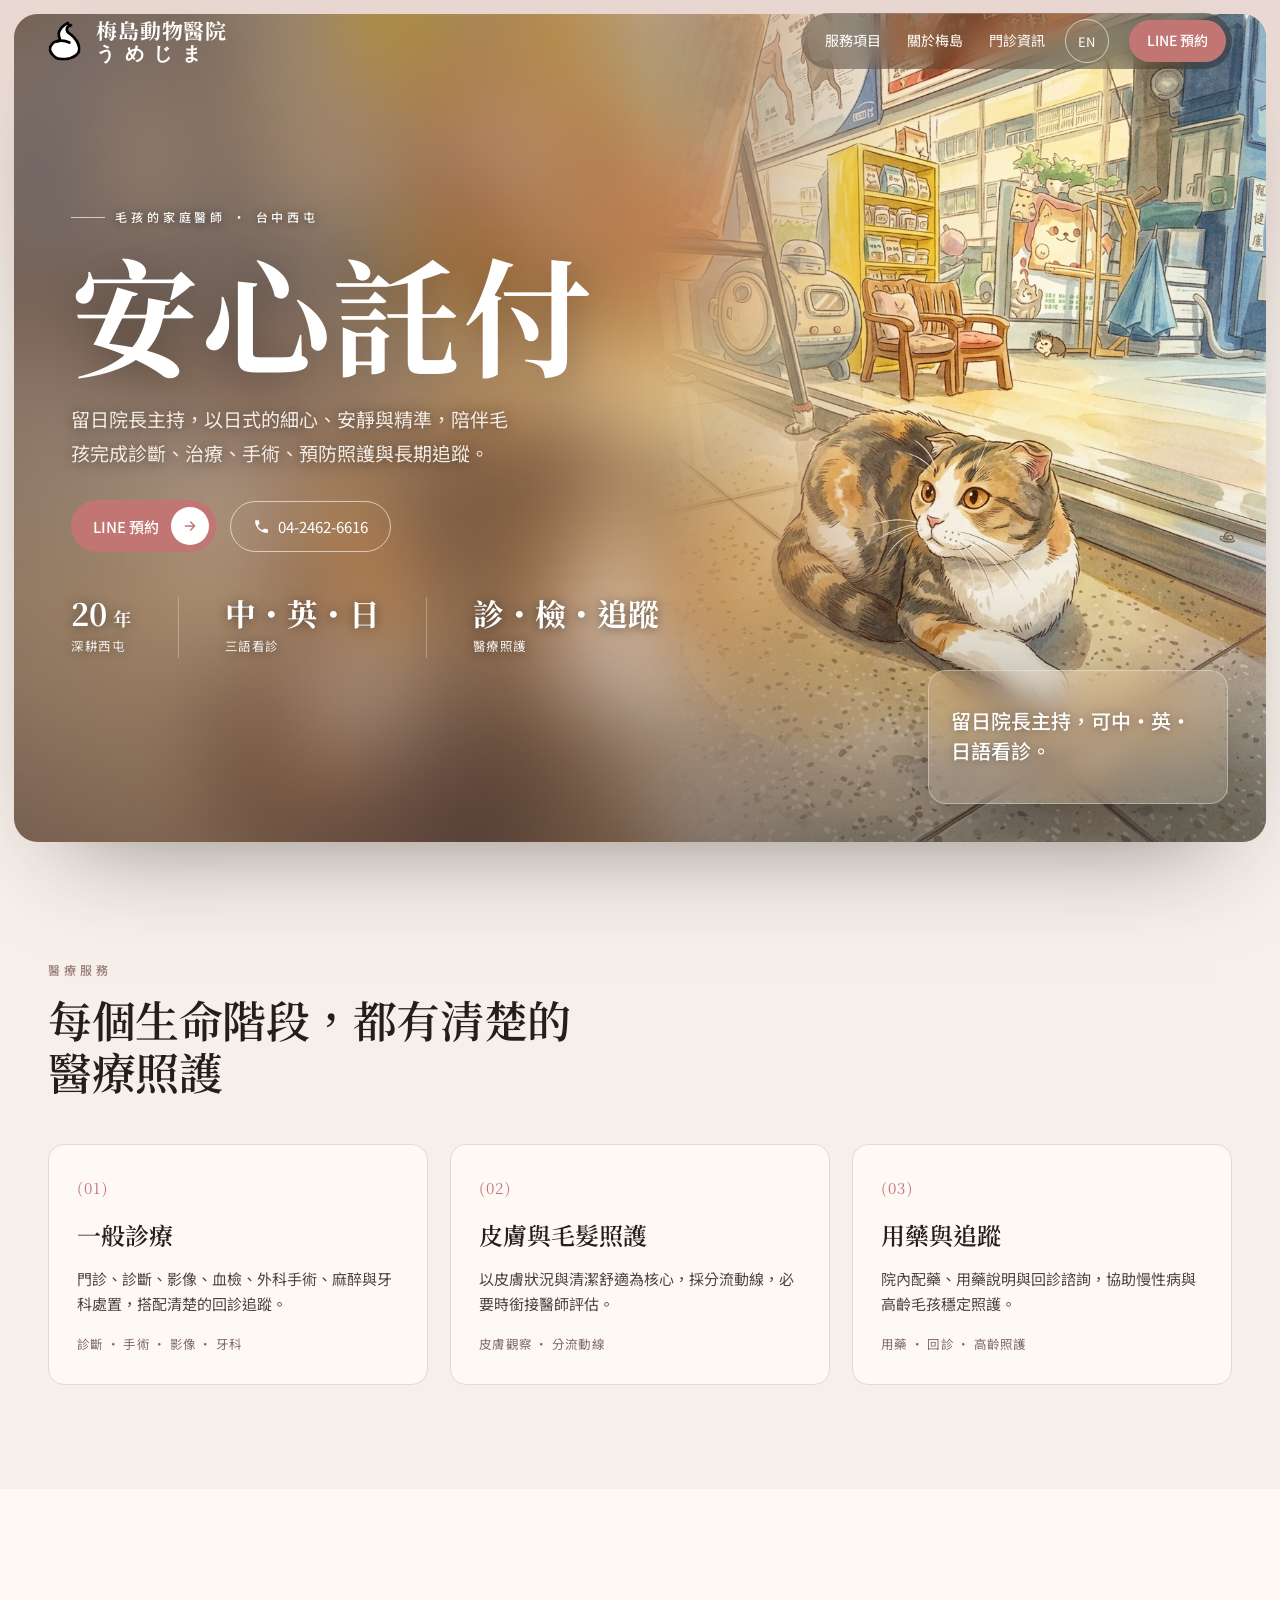
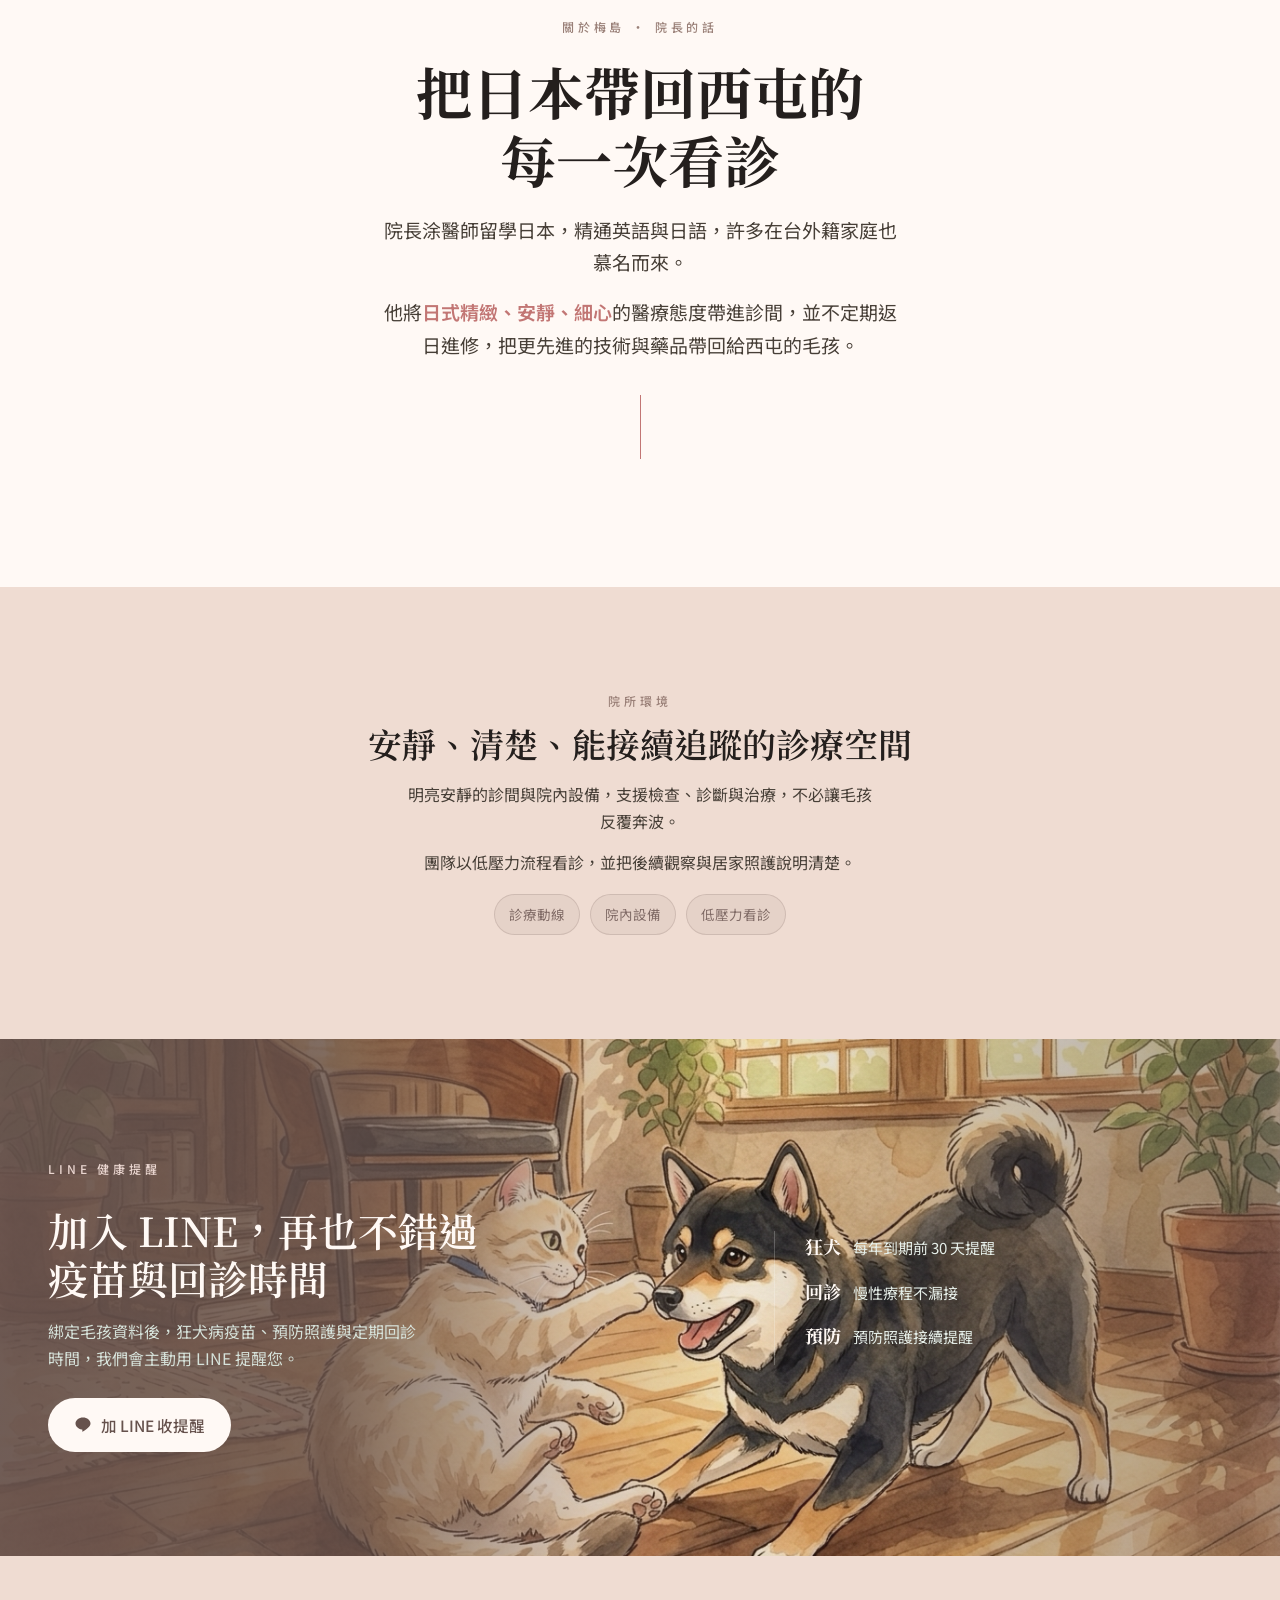
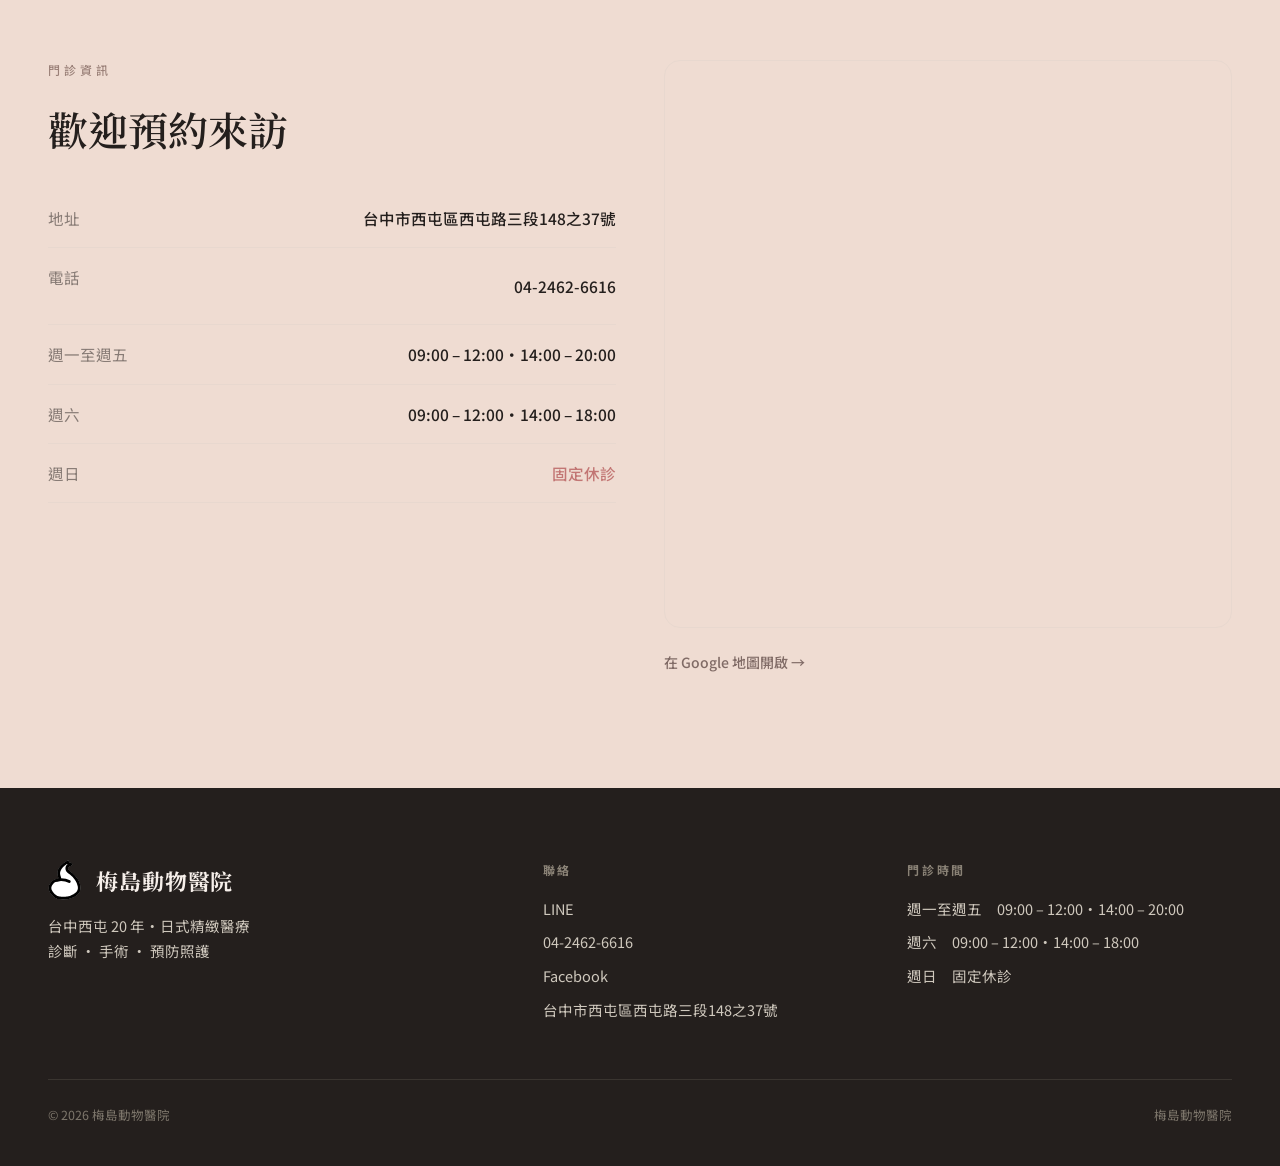
<file: index.html>
<!DOCTYPE html>
<!--
  梅島動物醫院 — Public Website (Home)
  Design mode: fashion-design (design.md §03), warmed "calm Japanese-clinic" variant.
  3-color audit: main = warm taupe #806B66 (primary/trust) + soft rose #C27674 (accent/CTA); neutrals = paper/porcelain/wood/ink/stone.
  Booking: Approach C (LINE-first deep-link + tel fallback). No web form / no Supabase in v1.
  TODO before ship: logo, price/copy sign-off.
-->
<html lang="zh-Hant" data-lang="zh">
<head>
<meta charset="UTF-8" />
<link rel="icon" type="image/svg+xml" href="assets/logo-small.svg?v=3" />
<link rel="icon" type="image/png" sizes="32x32" href="assets/favicon-32.png?v=3" />
<link rel="icon" type="image/png" sizes="192x192" href="assets/icon-192.png?v=3" />
<link rel="apple-touch-icon" href="apple-touch-icon.png?v=3" />
<meta name="viewport" content="width=device-width, initial-scale=1" />
<title>梅島動物醫院｜台中西屯 20 年・日式精緻醫療</title>
<meta name="description" content="梅島動物醫院 — 台中西屯區 20 年動物醫院。留日院長主持，日式精緻醫療，提供診斷治療、外科手術、預防照護與長期健康追蹤。週一至週五 09:00–20:00（午休 12:00–14:00），週六至 18:00。" />
<meta property="og:title" content="梅島動物醫院｜台中西屯・日式精緻醫療" />
<meta property="og:description" content="留日院長主持，日式精緻醫療。診斷治療、外科手術、預防照護與長期健康追蹤。台中西屯路三段148之37號。" />
<meta property="og:type" content="website" />
<meta property="og:locale" content="zh_TW" />
<link rel="canonical" href="https://umesima.com/" />
<meta property="og:url" content="https://umesima.com/" />
<!-- TODO: og:image -->
<link rel="preconnect" href="https://fonts.googleapis.com" />
<link rel="preconnect" href="https://fonts.gstatic.com" crossorigin />
<link href="https://fonts.googleapis.com/css2?family=Noto+Sans+TC:wght@300;400;500;700&family=Noto+Serif+TC:wght@400;600;700&display=swap" rel="stylesheet" />
<link rel="stylesheet" href="assets/styles.css?v=41" />
<script src="assets/app.js?v=35" defer></script>
<script type="application/ld+json">
{"@context":"https://schema.org","@type":"WebSite","name":"梅島動物醫院","alternateName":["Umesima","umesima.com"],"url":"https://umesima.com/"}
</script>
<script type="application/ld+json">
{
  "@context": "https://schema.org",
  "@type": "VeterinaryCare",
  "name": "梅島動物醫院",
  "alternateName": ["Umesima Animal Hospital", "umesima", "梅島動物醫院.com"],
  "url": "https://umesima.com/",
  "image": "https://umesima.com/assets/media/clinic-interior.png",
  "hasMap": "https://maps.google.com/?q=%E6%A2%85%E5%B3%B6%E5%8B%95%E7%89%A9%E9%86%AB%E9%99%A2%20%E5%8F%B0%E4%B8%AD%E5%B8%82%E8%A5%BF%E5%B1%AF%E5%8D%80%E8%A5%BF%E5%B1%AF%E8%B7%AF%E4%B8%89%E6%AE%B5148%E4%B9%8B37%E8%99%9F",
  "geo": {"@type": "GeoCoordinates", "latitude": 24.1859534, "longitude": 120.6236232},
  "description": "台中西屯區 20 年動物醫院，留日院長主持，日式精緻醫療。",
  "telephone": "+886-4-2462-6616",
  "address": {
    "@type": "PostalAddress",
    "streetAddress": "西屯路三段148之37號",
    "addressLocality": "西屯區",
    "addressRegion": "台中市",
    "addressCountry": "TW"
  },
  "openingHoursSpecification": [{"@type":"OpeningHoursSpecification","dayOfWeek":["Monday","Tuesday","Wednesday","Thursday","Friday"],"opens":"09:00","closes":"12:00"},{"@type":"OpeningHoursSpecification","dayOfWeek":["Monday","Tuesday","Wednesday","Thursday","Friday"],"opens":"14:00","closes":"20:00"},{"@type":"OpeningHoursSpecification","dayOfWeek":["Saturday"],"opens":"09:00","closes":"12:00"},{"@type":"OpeningHoursSpecification","dayOfWeek":["Saturday"],"opens":"14:00","closes":"18:00"}],
  "sameAs": ["https://www.facebook.com/profile.php?id=100063917255991"]
}
</script>
</head>
<body class="home">

<!-- NAV -->
<nav class="nav" id="nav">
  <div class="nav-in">
    <a href="index.html" class="brand"><img class="logo" src="assets/logo-small.svg?v=3" alt="" width="25" height="30" /><span class="brand-t">梅島動物醫院<small class="brand-jp" lang="ja">うめじま</small></span></a>
    <div class="nav-r">
      <div class="nav-links">
        <a href="services.html" data-i18n="nav.services">服務項目</a>
        <a href="about.html" data-i18n="nav.about">關於梅島</a>
        <a href="contact.html" data-i18n="nav.visit">門診資訊</a>
      </div>
      <button class="lang" id="langBtn" aria-label="切換語言 / switch language">EN</button>
      <a href="https://lin.ee/q2NhyMW" data-line class="nav-cta" data-i18n="cta.book">LINE 預約</a>
    </div>
  </div>
</nav>

<!-- HERO (editorial framed) -->
<header class="hero" id="top">
  <div class="frameH">
    <div class="hero-blur" aria-hidden="true"></div>
    <div class="hero-bg hero-photo" aria-hidden="true"></div>
    <div class="hero-mist" aria-hidden="true"></div>
    <div class="hero-body">
      <div class="hero-col">
        <span class="hero-eyebrow kicker"><span class="rule"></span><span data-i18n="hero.sub">毛孩的家庭醫師 · 台中西屯</span></span>
        <h1 class="hero-display" data-i18n="hero.display">安心託付</h1>
        <p class="hero-sub" data-i18n="hero.body">留日院長主持，以日式的細心、安靜與精準，陪伴毛孩完成診斷、治療、手術、預防照護與長期追蹤。</p>
        <div class="cta-row">
          <a href="https://lin.ee/q2NhyMW" data-line class="cta-round"><span data-i18n="cta.book">LINE 預約</span><span class="ar"><svg viewBox="0 0 24 24"><path d="M5 12h14M13 6l6 6-6 6" fill="none" stroke="currentColor" stroke-width="2.2" stroke-linecap="round" stroke-linejoin="round"/></svg></span></a>
          <a href="tel:+886424626616" class="cta-ghost"><svg viewBox="0 0 24 24"><path d="M6.6 10.8c1.4 2.8 3.8 5.1 6.6 6.6l2.2-2.2c.3-.3.7-.4 1-.2 1.1.4 2.3.6 3.6.6.6 0 1 .4 1 1V20c0 .6-.4 1-1 1C10.6 21 3 13.4 3 4c0-.6.4-1 1-1h3.5c.6 0 1 .4 1 1 0 1.2.2 2.4.6 3.6.1.4 0 .8-.2 1l-2.3 2.2z"/></svg><span data-i18n="cta.tel">04-2462-6616</span></a>
        </div>
        <div class="trust">
          <div class="t"><b>20<span style="font-size:.6em" data-i18n="hero.b1u"> 年</span></b><span data-i18n="hero.t1">深耕西屯</span></div>
          <div class="div"></div>
          <div class="t"><b data-i18n="hero.b2">中・英・日</b><span data-i18n="hero.t2">三語看診</span></div>
          <div class="div"></div>
          <div class="t"><b data-i18n="hero.b3">診・檢・追蹤</b><span data-i18n="hero.t3">醫療照護</span></div>
        </div>
      </div>
    </div>
    <div class="glass" id="glass">
      <p class="gs" data-i18n="card.s1">20 年深耕西屯，照顧無數家庭的毛孩。</p>
      <p class="gs" hidden data-i18n="card.s2">留日院長主持，可中・英・日語看診。</p>
      <p class="gs" hidden data-i18n="card.s3">診斷、治療與回診追蹤，由同一個熟悉的團隊接續照護。</p>
    </div>
  </div>
</header>

<!-- SERVICES TEASER -->
<section class="band" id="services">
  <div class="wrap">
    <div class="sec-head r">
      <p class="kicker" data-i18n="services.kicker">醫療服務</p>
      <h2 data-i18n="services.h2">每個生命階段，都有清楚的醫療照護</h2>
    </div>
    <div class="svc">
      <a class="card r" href="services.html#med">
        <div class="ix">(01)</div>
        <h3 data-i18n="svc.med.t">一般診療</h3>
        <p data-i18n="svc.med.d">門診、診斷、影像、血檢、外科手術、麻醉與牙科處置，搭配清楚的回診追蹤。</p>
        <div class="tag" data-i18n="svc.med.tag">診斷 · 手術 · 影像 · 牙科</div>
      </a>
      <a class="card r" href="services.html#groom">
        <div class="ix">(02)</div>
        <h3 data-i18n="svc.groom.t">皮膚與毛髮照護</h3>
        <p data-i18n="svc.groom.d">以皮膚狀況與清潔舒適為核心，採分流動線，必要時銜接醫師評估。</p>
        <div class="tag" data-i18n="svc.groom.tag">皮膚觀察 · 分流動線</div>
      </a>
      <a class="card r" href="services.html#pharmacy">
        <div class="ix">(03)</div>
        <h3 data-i18n="svc.rx.t">用藥與追蹤</h3>
        <p data-i18n="svc.rx.d">院內配藥、用藥說明與回診諮詢，協助慢性病與高齡毛孩穩定照護。</p>
        <div class="tag" data-i18n="svc.rx.tag">用藥 · 回診 · 高齡照護</div>
      </a>
    </div>
  </div>
</section>

<!-- 日式 SIGNATURE STORY -->
<section class="story" id="story">
  <div class="story-ghost" aria-hidden="true">日式</div>
  <div class="wrap story-in r">
    <p class="kicker" data-i18n="story.kicker">關於梅島 · 院長的話</p>
    <h2 data-i18n="story.h2">把日本帶回西屯的<br>每一次看診</h2>
    <p data-i18n="story.p1">院長涂醫師留學日本，精通英語與日語，許多在台外籍家庭也慕名而來。</p>
    <p data-i18n="story.p2">他將<span class="em">日式精緻、安靜、細心</span>的醫療態度帶進診間，並不定期返日進修，把更先進的技術與藥品帶回給西屯的毛孩。</p>
    <div class="story-line"></div>
  </div>
</section>

<!-- 院所環境 — services-style split (text + framed photo); big composite as figure -->
<section class="band band-wood" id="scene">
  <div class="wrap">
    <div class="split-txt r" style="max-width:640px">
      <p class="kicker" data-i18n="scene.kicker">院所環境</p>
      <h3 data-i18n="scene.h">安靜、清楚、能接續追蹤的診療空間</h3>
      <p data-i18n="scene.p1">明亮安靜的診間與院內設備，支援檢查、診斷與治療，不必讓毛孩反覆奔波。</p>
      <p data-i18n="scene.p2">團隊以低壓力流程看診，並把後續觀察與居家照護說明清楚。</p>
      <div class="chips">
        <span class="chip" data-i18n="scene.c1">診療動線</span>
        <span class="chip" data-i18n="scene.c2">院內設備</span>
        <span class="chip" data-i18n="scene.c3">低壓力看診</span>
      </div>
    </div>
  </div>
</section>

<!-- VACCINE LINE CTA -->
<section class="band band-sage vacc-bg">
  <div class="vacc-bg-img" aria-hidden="true"></div>
  <div class="wrap vacc r">
    <div>
      <p class="kicker" data-i18n="vacc.kicker">LINE 健康提醒</p>
      <h2 data-i18n="vacc.h2">加入 LINE，再也不錯過<br>疫苗與回診時間</h2>
      <p data-i18n="vacc.p">綁定毛孩資料後，狂犬病疫苗、預防照護與定期回診時間，我們會主動用 LINE 提醒您。</p>
      <a href="https://lin.ee/q2NhyMW" data-line class="btn btn-line-lite"><svg viewBox="0 0 24 24"><path d="M12 2C6.5 2 2 5.6 2 10c0 3.9 3.5 7.2 8.3 7.9.3.07.7.2.8.5.1.3.07.7.04 1l-.13.8c-.04.24-.18.93.82.5s5.3-3.1 7.2-5.3C20.5 13.9 22 12.1 22 10c0-4.4-4.5-8-10-8z"/></svg><span data-i18n="vacc.cta">加 LINE 收提醒</span></a>
    </div>
    <ul class="vacc-aside">
      <li><b data-i18n="vacc.b1">狂犬</b><span data-i18n="vacc.l1">每年到期前 30 天提醒</span></li>
      <li><b data-i18n="vacc.b2">回診</b><span data-i18n="vacc.l2">慢性療程不漏接</span></li>
      <li><b data-i18n="vacc.b3">預防</b><span data-i18n="vacc.l3">預防照護接續提醒</span></li>
    </ul>
  </div>
</section>

<!-- VISIT / HOURS / LOCATION -->
<section class="band band-wood" id="visit">
  <div class="wrap visit">
    <div class="r">
      <p class="kicker" data-i18n="visit.kicker">門診資訊</p>
      <h2 class="serif" style="font-size:clamp(26px,3.4vw,40px);font-weight:600;margin:14px 0 26px" data-i18n="visit.h2">歡迎預約來訪</h2>
      <div class="info-row"><span class="k" data-i18n="visit.addrk">地址</span><span class="v">台中市西屯區西屯路三段148之37號</span></div>
      <div class="info-row"><span class="k" data-i18n="visit.telk">電話</span><span class="v"><a href="tel:+886424626616">04-2462-6616</a></span></div>
      <div class="info-row"><span class="k" data-i18n="visit.hrk">週一至週五</span><span class="v">09:00 – 12:00・14:00 – 20:00</span></div>
      <div class="info-row"><span class="k" data-i18n="visit.satk">週六</span><span class="v">09:00 – 12:00・14:00 – 18:00</span></div>
      <div class="info-row"><span class="k" data-i18n="visit.sunk">週日</span><span class="v closed" data-i18n="visit.sunv">固定休診</span></div>
    </div>
    <div>
      <div class="map-embed r">
        <iframe title="梅島動物醫院 · 地圖" loading="lazy" referrerpolicy="no-referrer-when-downgrade" src="https://www.google.com/maps?q=%E6%A2%85%E5%B3%B6%E5%8B%95%E7%89%A9%E9%86%AB%E9%99%A2%20%E5%8F%B0%E4%B8%AD%E5%B8%82%E8%A5%BF%E5%B1%AF%E5%8D%80%E8%A5%BF%E5%B1%AF%E8%B7%AF%E4%B8%89%E6%AE%B5148%E4%B9%8B37%E8%99%9F&hl=zh-TW&z=17&output=embed"></iframe>
      </div>
      <p style="margin-top:12px;font-size:14px"><a href="https://maps.google.com/?q=%E6%A2%85%E5%B3%B6%E5%8B%95%E7%89%A9%E9%86%AB%E9%99%A2%20%E5%8F%B0%E4%B8%AD%E5%B8%82%E8%A5%BF%E5%B1%AF%E5%8D%80%E8%A5%BF%E5%B1%AF%E8%B7%AF%E4%B8%89%E6%AE%B5148%E4%B9%8B37%E8%99%9F" target="_blank" rel="noopener" style="color:var(--sage);font-weight:500" data-i18n="visit.map">在 Google 地圖開啟 →</a></p>
    </div>
  </div>
</section>

<!-- FOOTER -->
<footer>
  <div class="wrap">
    <div class="foot-grid">
      <div>
        <div class="brand" style="font-family:var(--serif);font-weight:700;font-size:22px"><img class="logo" src="assets/logo-small.svg?v=3" alt="" width="25" height="30" />梅島動物醫院</div>
        <p data-i18n="foot.tag">台中西屯 20 年・日式精緻醫療<br>診斷 · 手術 · 預防照護</p>
      </div>
      <div>
        <h4 data-i18n="foot.contact">聯絡</h4>
        <a href="https://lin.ee/q2NhyMW" data-line>LINE</a>
        <a href="tel:+886424626616">04-2462-6616</a>
        <a href="https://www.facebook.com/profile.php?id=100063917255991" target="_blank" rel="noopener">Facebook</a>
        <p>台中市西屯區西屯路三段148之37號</p>
      </div>
      <div>
        <h4 data-i18n="foot.hours">門診時間</h4>
        <p data-i18n="foot.hr1">週一至週五　09:00 – 12:00・14:00 – 20:00</p>
        <p data-i18n="foot.hrsat">週六　09:00 – 12:00・14:00 – 18:00</p>
        <p data-i18n="foot.hr2">週日　固定休診</p>
      </div>
    </div>
    <div class="foot-bot">
      <span>© 2026 梅島動物醫院</span>
      <span data-i18n="foot.note">梅島動物醫院</span>
    </div>
  </div>
</footer>

<!-- STICKY MOBILE BAR -->
<div class="mbar">
  <a href="https://lin.ee/q2NhyMW" data-line><svg viewBox="0 0 24 24"><path d="M12 2C6.5 2 2 5.6 2 10c0 3.9 3.5 7.2 8.3 7.9.3.07.7.2.8.5.1.3.07.7.04 1l-.13.8c-.04.24-.18.93.82.5s5.3-3.1 7.2-5.3C20.5 13.9 22 12.1 22 10c0-4.4-4.5-8-10-8z"/></svg><span data-i18n="cta.book">LINE 預約</span></a>
  <a href="tel:+886424626616"><svg viewBox="0 0 24 24"><path d="M6.6 10.8c1.4 2.8 3.8 5.1 6.6 6.6l2.2-2.2c.3-.3.7-.4 1-.2 1.1.4 2.3.6 3.6.6.6 0 1 .4 1 1V20c0 .6-.4 1-1 1C10.6 21 3 13.4 3 4c0-.6.4-1 1-1h3.5c.6 0 1 .4 1 1 0 1.2.2 2.4.6 3.6.1.4 0 .8-.2 1l-2.3 2.2z"/></svg><span data-i18n="cta.call">撥打電話</span></a>
</div>

</body>
</html>
</file>
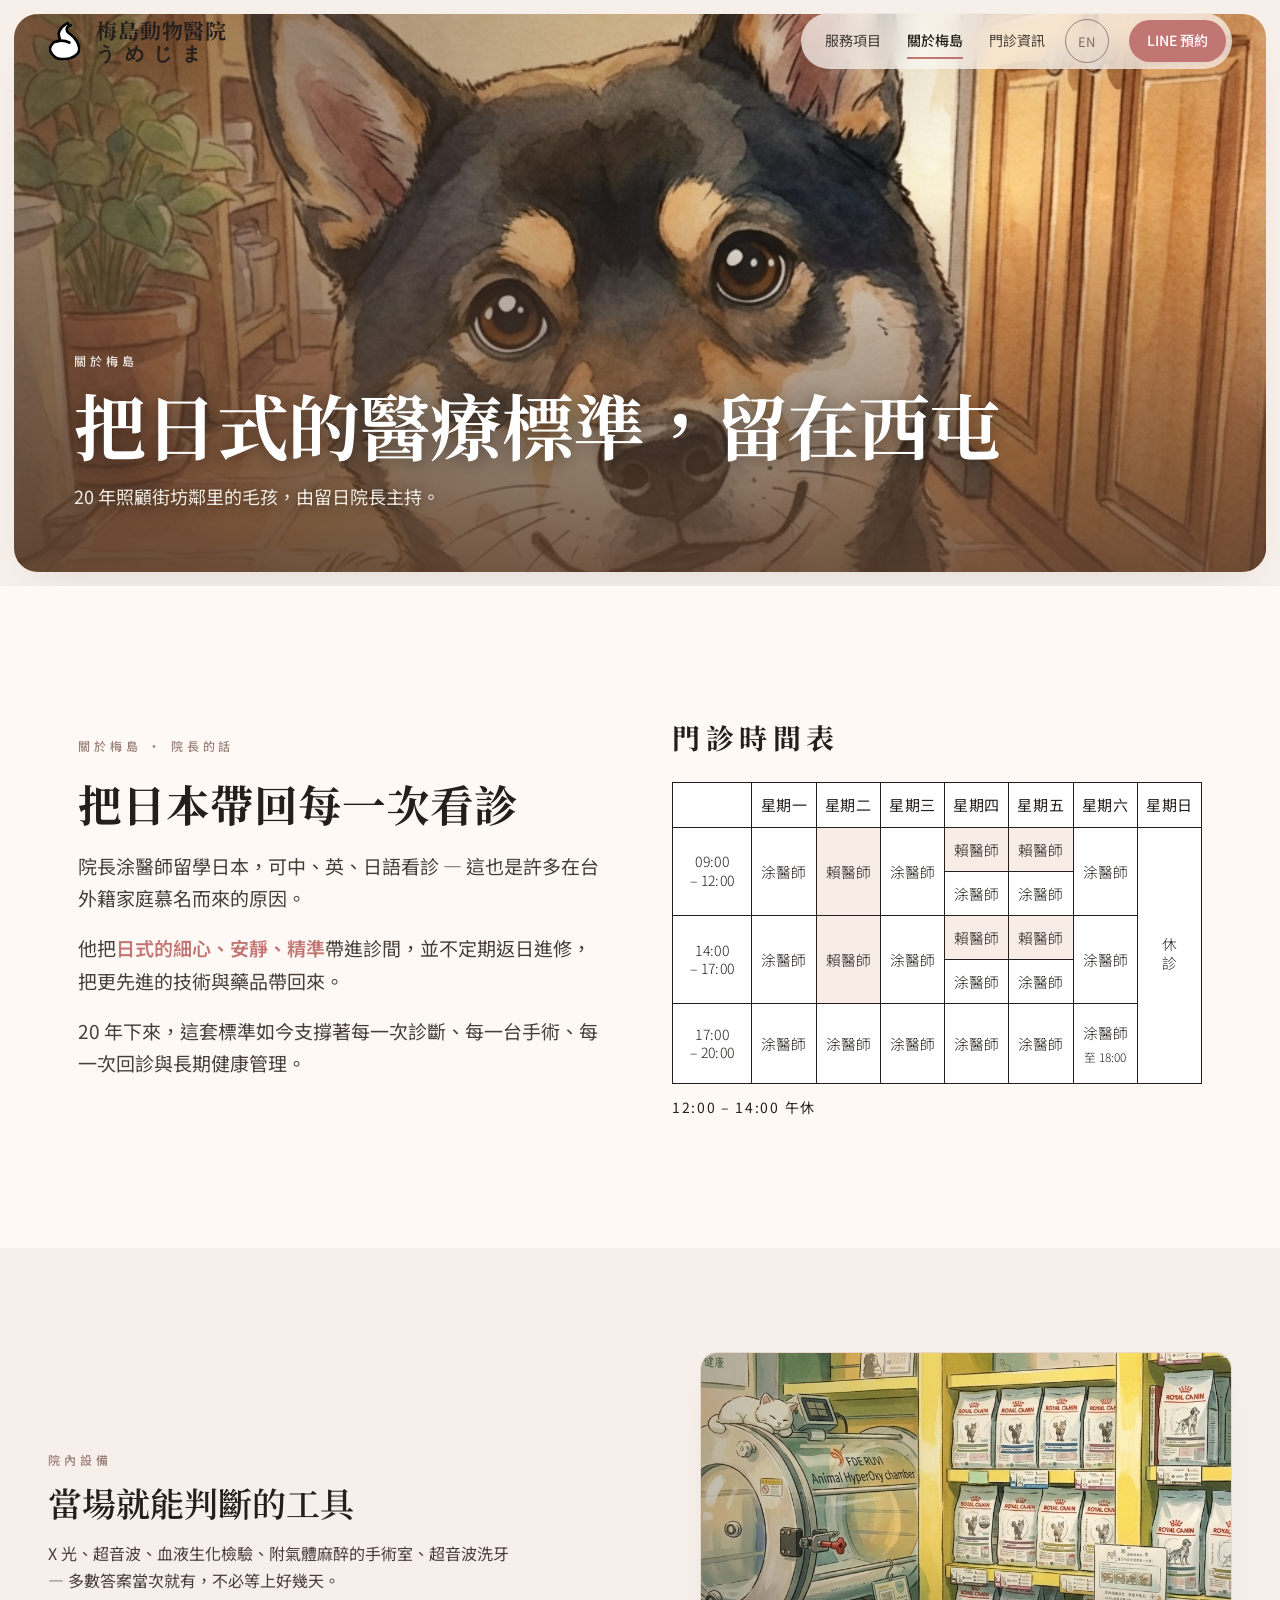
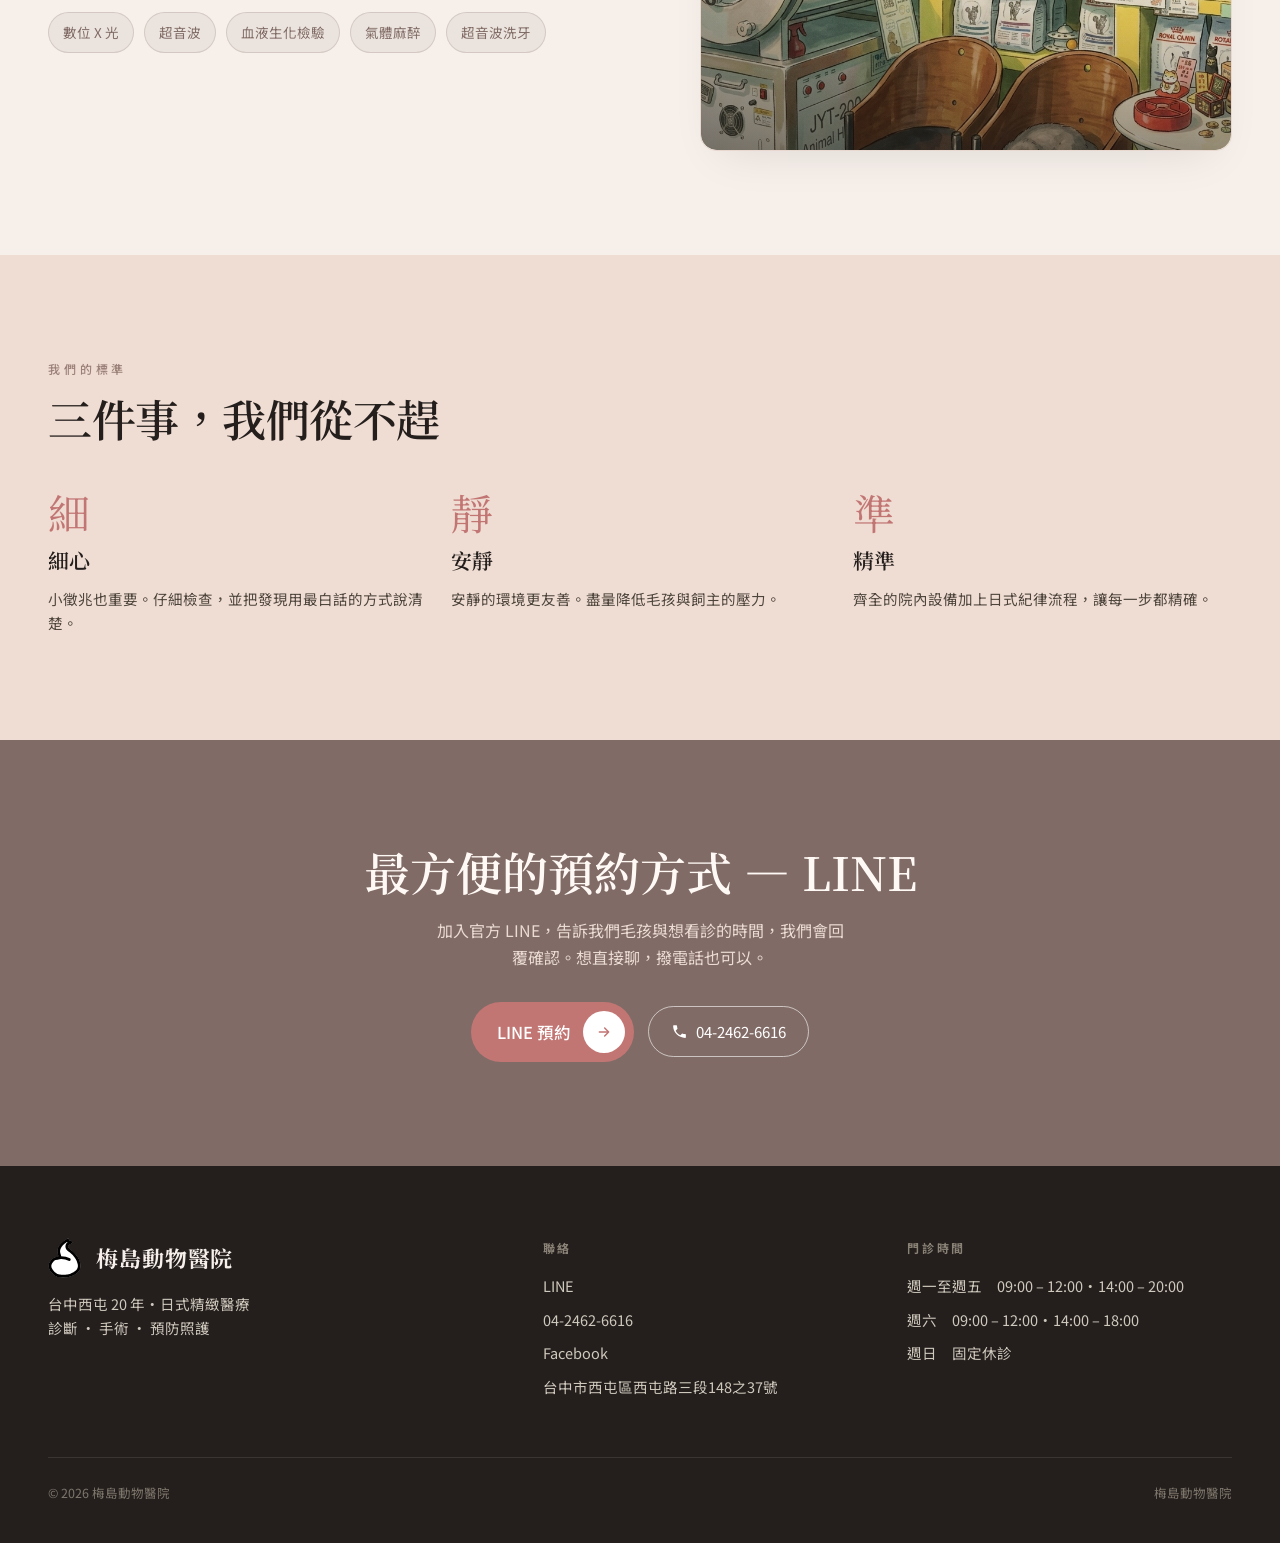
<file: about.html>
<!DOCTYPE html>
<html lang="zh-Hant" data-lang="zh">
<head>
<meta charset="UTF-8" />
<link rel="icon" type="image/svg+xml" href="assets/logo-small.svg?v=3" />
<link rel="icon" type="image/png" sizes="32x32" href="assets/favicon-32.png?v=3" />
<link rel="icon" type="image/png" sizes="192x192" href="assets/icon-192.png?v=3" />
<link rel="apple-touch-icon" href="apple-touch-icon.png?v=3" />
<meta name="viewport" content="width=device-width, initial-scale=1" />
<title>關於梅島｜留日院長・日式精緻醫療 — 梅島動物醫院</title>
<meta name="description" content="梅島動物醫院 20 年深耕台中西屯。留日院長涂醫師，可中、英、日語看診，把日式細心、安靜、精準的醫療標準帶進診間。" />
<meta property="og:title" content="關於梅島｜梅島動物醫院" />
<meta property="og:type" content="website" />
<meta property="og:locale" content="zh_TW" />
<link rel="canonical" href="https://umesima.com/about.html" />
<meta property="og:url" content="https://umesima.com/about.html" />
<link rel="preconnect" href="https://fonts.googleapis.com" />
<link rel="preconnect" href="https://fonts.gstatic.com" crossorigin />
<link href="https://fonts.googleapis.com/css2?family=Noto+Sans+TC:wght@300;400;500;700&family=Noto+Serif+TC:wght@400;600;700&display=swap" rel="stylesheet" />
<link rel="stylesheet" href="assets/styles.css?v=41" />
<script src="assets/app.js?v=35" defer></script>
</head>
<body>

<!-- NAV -->
<nav class="nav" id="nav">
  <div class="nav-in">
    <a href="index.html" class="brand"><img class="logo" src="assets/logo-small.svg?v=3" alt="" width="25" height="30" /><span class="brand-t">梅島動物醫院<small class="brand-jp" lang="ja">うめじま</small></span></a>
    <div class="nav-r">
      <div class="nav-links">
        <a href="services.html" data-i18n="nav.services">服務項目</a>
        <a href="about.html" class="active" aria-current="page" data-i18n="nav.about">關於梅島</a>
        <a href="contact.html" data-i18n="nav.visit">門診資訊</a>
      </div>
      <button class="lang" id="langBtn" aria-label="切換語言 / switch language">EN</button>
      <a href="https://lin.ee/q2NhyMW" data-line class="nav-cta" data-i18n="cta.book">LINE 預約</a>
    </div>
  </div>
</nav>

<!-- PAGE HEADER -->
<header class="phead">
  <div class="phead-in phead-photo" style="--mist:92,64,46">
    <div class="bgphoto-img" style="background-image:url('assets/media/dog-ghibli.png');background-position:center 28%" aria-hidden="true"></div>
    <div class="phead-ghost" aria-hidden="true">梅島</div>
    <p class="kicker" data-i18n="ap.kicker">關於梅島</p>
    <h1 data-i18n="ap.h1">把日式的醫療標準，留在西屯</h1>
    <p class="psub" data-i18n="ap.sub">20 年照顧街坊鄰里的毛孩，由留日院長主持。</p>
  </div>
</header>

<!-- DIRECTOR STORY -->
<section class="story">
  <div class="story-ghost" aria-hidden="true">日式</div>
  <div class="wrap story-in story-split r">
    <div class="story-txt">
    <p class="kicker" data-i18n="story.kicker">關於梅島 · 院長的話</p>
    <h2 data-i18n="ab.h">把日本帶回每一次看診</h2>
    <p data-i18n="ab.p1">院長涂醫師留學日本，可中、英、日語看診 — 這也是許多在台外籍家庭慕名而來的原因。</p>
    <p data-i18n="ab.p2">他把<span class="em">日式的細心、安靜、精準</span>帶進診間，並不定期返日進修，把更先進的技術與藥品帶回來。</p>
    <p data-i18n="ab.p3">20 年下來，這套標準如今支撐著每一次診斷、每一台手術、每一次回診與長期健康管理。</p>
    <div class="story-line"></div>
    </div>
    <div class="sched">
      <h3 class="sched-h" data-i18n="sch.h">門診時間表</h3>
      <table class="sched-t sched-d">
        <thead><tr><th></th><th data-i18n="sch.mon">星期一</th><th data-i18n="sch.tue">星期二</th><th data-i18n="sch.wed">星期三</th><th data-i18n="sch.thu">星期四</th><th data-i18n="sch.fri">星期五</th><th data-i18n="sch.sat">星期六</th><th data-i18n="sch.sun">星期日</th></tr></thead>
        <tbody>
        <tr><th scope="row">09:00<br>– 12:00</th><td><span data-i18n="sch.tu">涂醫師</span></td><td class="lai"><span data-i18n="sch.lai">賴醫師</span></td><td><span data-i18n="sch.tu">涂醫師</span></td><td class="two"><div class="lai"><span data-i18n="sch.lai">賴醫師</span></div><div><span data-i18n="sch.tu">涂醫師</span></div></td><td class="two"><div class="lai"><span data-i18n="sch.lai">賴醫師</span></div><div><span data-i18n="sch.tu">涂醫師</span></div></td><td><span data-i18n="sch.tu">涂醫師</span></td><td rowspan="3" class="off v" data-i18n="sch.off">休診</td></tr>
        <tr><th scope="row">14:00<br>– 17:00</th><td><span data-i18n="sch.tu">涂醫師</span></td><td class="lai"><span data-i18n="sch.lai">賴醫師</span></td><td><span data-i18n="sch.tu">涂醫師</span></td><td class="two"><div class="lai"><span data-i18n="sch.lai">賴醫師</span></div><div><span data-i18n="sch.tu">涂醫師</span></div></td><td class="two"><div class="lai"><span data-i18n="sch.lai">賴醫師</span></div><div><span data-i18n="sch.tu">涂醫師</span></div></td><td><span data-i18n="sch.tu">涂醫師</span></td></tr>
        <tr><th scope="row">17:00<br>– 20:00</th><td><span data-i18n="sch.tu">涂醫師</span></td><td><span data-i18n="sch.tu">涂醫師</span></td><td><span data-i18n="sch.tu">涂醫師</span></td><td><span data-i18n="sch.tu">涂醫師</span></td><td><span data-i18n="sch.tu">涂醫師</span></td><td><span data-i18n="sch.tu">涂醫師</span><small data-i18n="sch.sat18">至 18:00</small></td></tr>
        </tbody>
      </table>
      <table class="sched-t sched-m">
        <thead><tr><th></th><th>09:00<br>– 12:00</th><th>14:00<br>– 17:00</th><th>17:00<br>– 20:00</th></tr></thead>
        <tbody>
        <tr><th scope="row" data-i18n="sch.mon">星期一</th><td><span data-i18n="sch.tu">涂醫師</span></td><td><span data-i18n="sch.tu">涂醫師</span></td><td><span data-i18n="sch.tu">涂醫師</span></td></tr>
        <tr><th scope="row" data-i18n="sch.tue">星期二</th><td class="lai"><span data-i18n="sch.lai">賴醫師</span></td><td class="lai"><span data-i18n="sch.lai">賴醫師</span></td><td><span data-i18n="sch.tu">涂醫師</span></td></tr>
        <tr><th scope="row" data-i18n="sch.wed">星期三</th><td><span data-i18n="sch.tu">涂醫師</span></td><td><span data-i18n="sch.tu">涂醫師</span></td><td><span data-i18n="sch.tu">涂醫師</span></td></tr>
        <tr><th scope="row" data-i18n="sch.thu">星期四</th><td class="two"><div class="lai"><span data-i18n="sch.lai">賴醫師</span></div><div><span data-i18n="sch.tu">涂醫師</span></div></td><td class="two"><div class="lai"><span data-i18n="sch.lai">賴醫師</span></div><div><span data-i18n="sch.tu">涂醫師</span></div></td><td><span data-i18n="sch.tu">涂醫師</span></td></tr>
        <tr><th scope="row" data-i18n="sch.fri">星期五</th><td class="two"><div class="lai"><span data-i18n="sch.lai">賴醫師</span></div><div><span data-i18n="sch.tu">涂醫師</span></div></td><td class="two"><div class="lai"><span data-i18n="sch.lai">賴醫師</span></div><div><span data-i18n="sch.tu">涂醫師</span></div></td><td><span data-i18n="sch.tu">涂醫師</span></td></tr>
        <tr><th scope="row" data-i18n="sch.sat">星期六</th><td><span data-i18n="sch.tu">涂醫師</span></td><td><span data-i18n="sch.tu">涂醫師</span></td><td><span data-i18n="sch.tu">涂醫師</span><small data-i18n="sch.sat18">至 18:00</small></td></tr>
        <tr><th scope="row" data-i18n="sch.sun">星期日</th><td colspan="3" class="off" data-i18n="sch.off">休診</td></tr>
        </tbody>
      </table>
      <p class="sched-note" data-i18n="sch.lunch">12:00 – 14:00 午休</p>
    </div>
  </div>
</section>

<!-- EQUIPMENT TRUST -->
<section class="band">
  <div class="wrap split">
    <div class="split-txt r">
      <p class="kicker" data-i18n="at.k">院內設備</p>
      <h3 data-i18n="at.h">當場就能判斷的工具</h3>
      <p data-i18n="at.p">X 光、超音波、血液生化檢驗、附氣體麻醉的手術室、超音波洗牙 — 多數答案當次就有，不必等上好幾天。</p>
      <div class="chips">
        <span class="chip" data-i18n="sm.c1">數位 X 光</span>
        <span class="chip" data-i18n="sm.c2">超音波</span>
        <span class="chip" data-i18n="sm.c3">血液生化檢驗</span>
        <span class="chip" data-i18n="sm.c5">氣體麻醉</span>
        <span class="chip" data-i18n="sm.c6">超音波洗牙</span>
      </div>
    </div>
    <div class="split-fig fig-photo r"><img src="assets/media/hyperoxy.png" alt="插畫風格：院內設備" loading="lazy" width="896" height="1200" /></div>
  </div>
</section>

<!-- PHILOSOPHY 3-UP -->
<section class="band band-wood">
  <div class="wrap">
    <div class="sec-head r">
      <p class="kicker" data-i18n="ph.k">我們的標準</p>
      <h2 data-i18n="ph.h">三件事，我們從不趕</h2>
    </div>
    <div class="phil">
      <div class="r">
        <div class="num serif">細</div>
        <h4 data-i18n="ph1.t">細心</h4>
        <p data-i18n="ph1.p">小徵兆也重要。仔細檢查，並把發現用最白話的方式說清楚。</p>
      </div>
      <div class="r">
        <div class="num serif">靜</div>
        <h4 data-i18n="ph2.t">安靜</h4>
        <p data-i18n="ph2.p">安靜的環境更友善。盡量降低毛孩與飼主的壓力。</p>
      </div>
      <div class="r">
        <div class="num serif">準</div>
        <h4 data-i18n="ph3.t">精準</h4>
        <p data-i18n="ph3.p">齊全的院內設備加上日式紀律流程，讓每一步都精確。</p>
      </div>
    </div>
  </div>
</section>

<!-- BOOK CTA -->
<section class="band band-sage">
  <div class="wrap bookblock r">
    <h2 data-i18n="cb.h">最方便的預約方式 — LINE</h2>
    <p data-i18n="cb.p">加入官方 LINE，告訴我們毛孩與想看診的時間，我們會回覆確認。想直接聊，撥電話也可以。</p>
    <div class="cta-row">
      <a href="https://lin.ee/q2NhyMW" data-line class="cta-round lg"><span data-i18n="cb.cta">LINE 預約</span><span class="ar"><svg viewBox="0 0 24 24"><path d="M5 12h14M13 6l6 6-6 6" fill="none" stroke="currentColor" stroke-width="2.2" stroke-linecap="round" stroke-linejoin="round"/></svg></span></a>
      <a href="tel:+886424626616" class="cta-ghost"><svg viewBox="0 0 24 24"><path d="M6.6 10.8c1.4 2.8 3.8 5.1 6.6 6.6l2.2-2.2c.3-.3.7-.4 1-.2 1.1.4 2.3.6 3.6.6.6 0 1 .4 1 1V20c0 .6-.4 1-1 1C10.6 21 3 13.4 3 4c0-.6.4-1 1-1h3.5c.6 0 1 .4 1 1 0 1.2.2 2.4.6 3.6.1.4 0 .8-.2 1l-2.3 2.2z"/></svg><span data-i18n="cta.tel">04-2462-6616</span></a>
    </div>
  </div>
</section>

<!-- FOOTER -->
<footer>
  <div class="wrap">
    <div class="foot-grid">
      <div>
        <div class="brand" style="font-family:var(--serif);font-weight:700;font-size:22px"><img class="logo" src="assets/logo-small.svg?v=3" alt="" width="25" height="30" />梅島動物醫院</div>
        <p data-i18n="foot.tag">台中西屯 20 年・日式精緻醫療<br>診斷 · 手術 · 預防照護</p>
      </div>
      <div>
        <h4 data-i18n="foot.contact">聯絡</h4>
        <a href="https://lin.ee/q2NhyMW" data-line>LINE</a>
        <a href="tel:+886424626616">04-2462-6616</a>
        <a href="https://www.facebook.com/profile.php?id=100063917255991" target="_blank" rel="noopener">Facebook</a>
        <p>台中市西屯區西屯路三段148之37號</p>
      </div>
      <div>
        <h4 data-i18n="foot.hours">門診時間</h4>
        <p data-i18n="foot.hr1">週一至週五　09:00 – 12:00・14:00 – 20:00</p>
        <p data-i18n="foot.hrsat">週六　09:00 – 12:00・14:00 – 18:00</p>
        <p data-i18n="foot.hr2">週日　固定休診</p>
      </div>
    </div>
    <div class="foot-bot">
      <span>© 2026 梅島動物醫院</span>
      <span data-i18n="foot.note">梅島動物醫院</span>
    </div>
  </div>
</footer>

<!-- STICKY MOBILE BAR -->
<div class="mbar">
  <a href="https://lin.ee/q2NhyMW" data-line><svg viewBox="0 0 24 24"><path d="M12 2C6.5 2 2 5.6 2 10c0 3.9 3.5 7.2 8.3 7.9.3.07.7.2.8.5.1.3.07.7.04 1l-.13.8c-.04.24-.18.93.82.5s5.3-3.1 7.2-5.3C20.5 13.9 22 12.1 22 10c0-4.4-4.5-8-10-8z"/></svg><span data-i18n="cta.book">LINE 預約</span></a>
  <a href="tel:+886424626616"><svg viewBox="0 0 24 24"><path d="M6.6 10.8c1.4 2.8 3.8 5.1 6.6 6.6l2.2-2.2c.3-.3.7-.4 1-.2 1.1.4 2.3.6 3.6.6.6 0 1 .4 1 1V20c0 .6-.4 1-1 1C10.6 21 3 13.4 3 4c0-.6.4-1 1-1h3.5c.6 0 1 .4 1 1 0 1.2.2 2.4.6 3.6.1.4 0 .8-.2 1l-2.3 2.2z"/></svg><span data-i18n="cta.call">撥打電話</span></a>
</div>

</body>
</html>
</file>
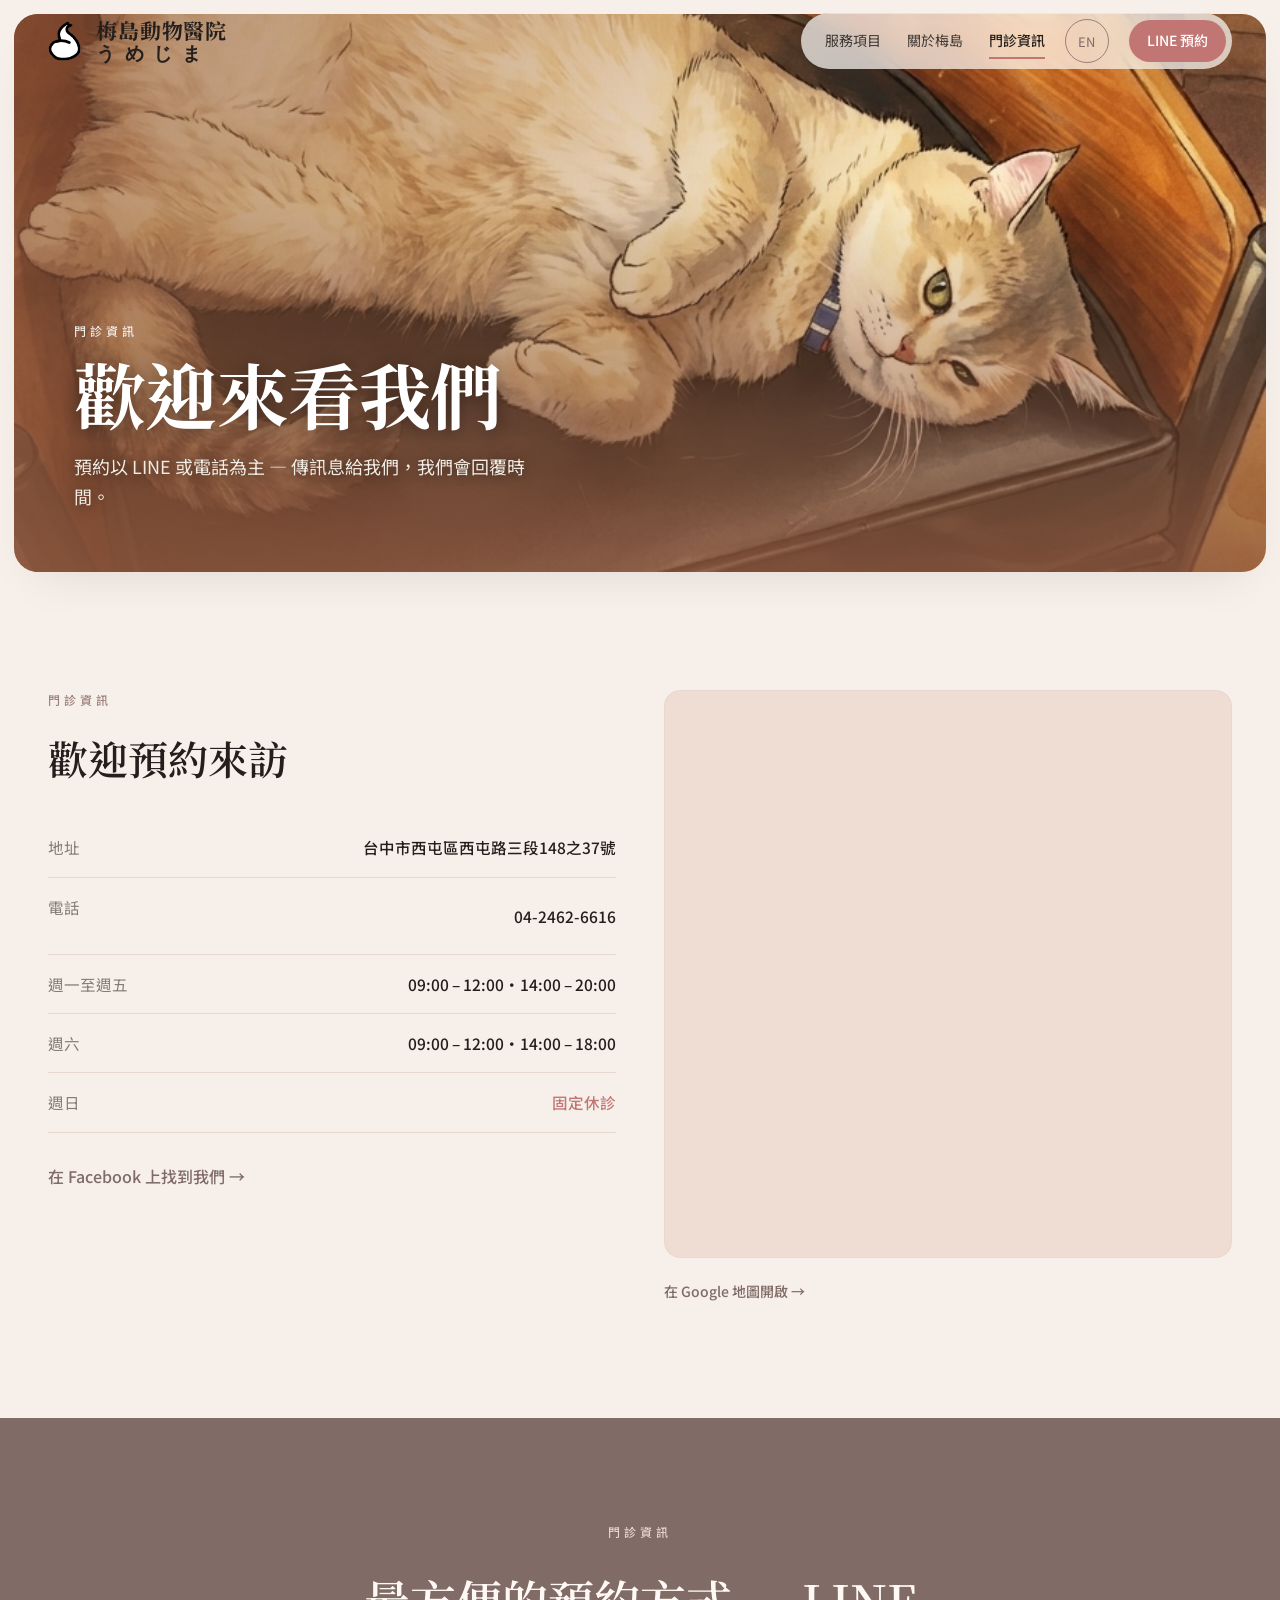
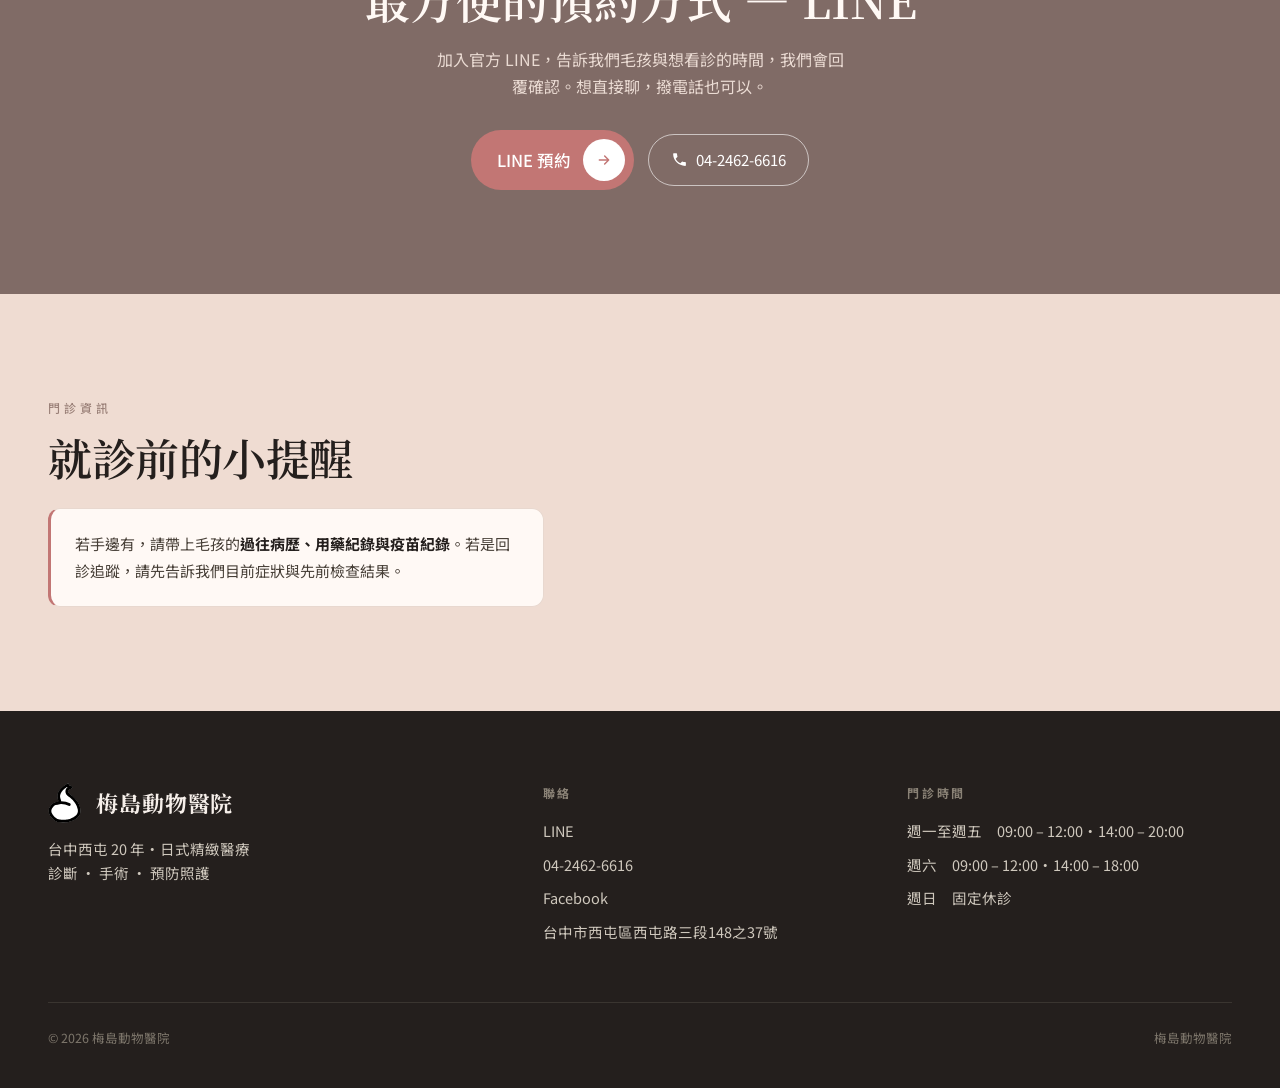
<file: contact.html>
<!DOCTYPE html>
<html lang="zh-Hant" data-lang="zh">
<head>
<meta charset="UTF-8" />
<link rel="icon" type="image/svg+xml" href="assets/logo-small.svg?v=3" />
<link rel="icon" type="image/png" sizes="32x32" href="assets/favicon-32.png?v=3" />
<link rel="icon" type="image/png" sizes="192x192" href="assets/icon-192.png?v=3" />
<link rel="apple-touch-icon" href="apple-touch-icon.png?v=3" />
<meta name="viewport" content="width=device-width, initial-scale=1" />
<title>門診資訊・預約｜梅島動物醫院 — 台中西屯</title>
<meta name="description" content="梅島動物醫院門診資訊：台中市西屯區西屯路三段148之37號，電話 04-2462-6616，週一至週五 09:00–12:00、14:00–20:00，週六至 18:00，週日休。LINE 或電話預約。" />
<meta property="og:title" content="門診資訊・預約｜梅島動物醫院" />
<meta property="og:type" content="website" />
<meta property="og:locale" content="zh_TW" />
<link rel="canonical" href="https://umesima.com/contact.html" />
<meta property="og:url" content="https://umesima.com/contact.html" />
<link rel="preconnect" href="https://fonts.googleapis.com" />
<link rel="preconnect" href="https://fonts.gstatic.com" crossorigin />
<link href="https://fonts.googleapis.com/css2?family=Noto+Sans+TC:wght@300;400;500;700&family=Noto+Serif+TC:wght@400;600;700&display=swap" rel="stylesheet" />
<link rel="stylesheet" href="assets/styles.css?v=41" />
<script src="assets/app.js?v=35" defer></script>
<script type="application/ld+json">
{
  "@context": "https://schema.org",
  "@type": "VeterinaryCare",
  "name": "梅島動物醫院",
  "alternateName": ["Umesima Animal Hospital", "umesima", "梅島動物醫院.com"],
  "url": "https://umesima.com/",
  "image": "https://umesima.com/assets/media/clinic-interior.png",
  "hasMap": "https://maps.google.com/?q=%E6%A2%85%E5%B3%B6%E5%8B%95%E7%89%A9%E9%86%AB%E9%99%A2%20%E5%8F%B0%E4%B8%AD%E5%B8%82%E8%A5%BF%E5%B1%AF%E5%8D%80%E8%A5%BF%E5%B1%AF%E8%B7%AF%E4%B8%89%E6%AE%B5148%E4%B9%8B37%E8%99%9F",
  "geo": {"@type": "GeoCoordinates", "latitude": 24.1859534, "longitude": 120.6236232},
  "telephone": "+886-4-2462-6616",
  "address": {"@type":"PostalAddress","streetAddress":"西屯路三段148之37號","addressLocality":"西屯區","addressRegion":"台中市","addressCountry":"TW"},
  "openingHoursSpecification": [{"@type":"OpeningHoursSpecification","dayOfWeek":["Monday","Tuesday","Wednesday","Thursday","Friday"],"opens":"09:00","closes":"12:00"},{"@type":"OpeningHoursSpecification","dayOfWeek":["Monday","Tuesday","Wednesday","Thursday","Friday"],"opens":"14:00","closes":"20:00"},{"@type":"OpeningHoursSpecification","dayOfWeek":["Saturday"],"opens":"09:00","closes":"12:00"},{"@type":"OpeningHoursSpecification","dayOfWeek":["Saturday"],"opens":"14:00","closes":"18:00"}],
  "sameAs": ["https://www.facebook.com/profile.php?id=100063917255991"]
}
</script>
</head>
<body>

<!-- NAV -->
<nav class="nav" id="nav">
  <div class="nav-in">
    <a href="index.html" class="brand"><img class="logo" src="assets/logo-small.svg?v=3" alt="" width="25" height="30" /><span class="brand-t">梅島動物醫院<small class="brand-jp" lang="ja">うめじま</small></span></a>
    <div class="nav-r">
      <div class="nav-links">
        <a href="services.html" data-i18n="nav.services">服務項目</a>
        <a href="about.html" data-i18n="nav.about">關於梅島</a>
        <a href="contact.html" class="active" aria-current="page" data-i18n="nav.visit">門診資訊</a>
      </div>
      <button class="lang" id="langBtn" aria-label="切換語言 / switch language">EN</button>
      <a href="https://lin.ee/q2NhyMW" data-line class="nav-cta" data-i18n="cta.book">LINE 預約</a>
    </div>
  </div>
</nav>

<!-- PAGE HEADER -->
<header class="phead">
  <div class="phead-in phead-photo" style="--mist:140,86,60">
    <div class="bgphoto-img" style="background-image:url('assets/media/cat-ghibli.png');background-position:center 66%;transform:scaleX(-1)" aria-hidden="true"></div>
    <div class="phead-ghost" aria-hidden="true">門診</div>
    <p class="kicker" data-i18n="cp.kicker">門診資訊</p>
    <h1 data-i18n="cp.h1">歡迎來看我們</h1>
    <p class="psub" data-i18n="cp.sub">預約以 LINE 或電話為主 — 傳訊息給我們，我們會回覆時間。</p>
  </div>
</header>

<!-- HOURS + MAP -->
<section class="band">
  <div class="wrap visit">
    <div class="r">
      <p class="kicker" data-i18n="visit.kicker">門診資訊</p>
      <h2 class="serif" style="font-size:clamp(26px,3.4vw,40px);font-weight:600;margin:14px 0 26px" data-i18n="visit.h2">歡迎預約來訪</h2>
      <div class="info-row"><span class="k" data-i18n="visit.addrk">地址</span><span class="v">台中市西屯區西屯路三段148之37號</span></div>
      <div class="info-row"><span class="k" data-i18n="visit.telk">電話</span><span class="v"><a href="tel:+886424626616">04-2462-6616</a></span></div>
      <div class="info-row"><span class="k" data-i18n="visit.hrk">週一至週五</span><span class="v">09:00 – 12:00・14:00 – 20:00</span></div>
      <div class="info-row"><span class="k" data-i18n="visit.satk">週六</span><span class="v">09:00 – 12:00・14:00 – 18:00</span></div>
      <div class="info-row"><span class="k" data-i18n="visit.sunk">週日</span><span class="v closed" data-i18n="visit.sunv">固定休診</span></div>
      <p style="margin-top:22px"><a href="https://www.facebook.com/profile.php?id=100063917255991" target="_blank" rel="noopener" style="color:var(--sage);font-weight:500" data-i18n="contact.fbk">在 Facebook 上找到我們 →</a></p>
    </div>
    <div>
      <div class="map-embed r">
        <iframe title="梅島動物醫院 · 地圖" loading="eager" referrerpolicy="no-referrer-when-downgrade" src="https://www.google.com/maps?q=%E6%A2%85%E5%B3%B6%E5%8B%95%E7%89%A9%E9%86%AB%E9%99%A2%20%E5%8F%B0%E4%B8%AD%E5%B8%82%E8%A5%BF%E5%B1%AF%E5%8D%80%E8%A5%BF%E5%B1%AF%E8%B7%AF%E4%B8%89%E6%AE%B5148%E4%B9%8B37%E8%99%9F&hl=zh-TW&z=17&output=embed"></iframe>
      </div>
      <p style="margin-top:12px;font-size:14px"><a href="https://maps.google.com/?q=%E6%A2%85%E5%B3%B6%E5%8B%95%E7%89%A9%E9%86%AB%E9%99%A2%20%E5%8F%B0%E4%B8%AD%E5%B8%82%E8%A5%BF%E5%B1%AF%E5%8D%80%E8%A5%BF%E5%B1%AF%E8%B7%AF%E4%B8%89%E6%AE%B5148%E4%B9%8B37%E8%99%9F" target="_blank" rel="noopener" style="color:var(--sage);font-weight:500" data-i18n="visit.map">在 Google 地圖開啟 →</a></p>
    </div>
  </div>
</section>

<!-- BOOK BLOCK (LINE-first) -->
<section class="band band-sage">
  <div class="wrap bookblock r">
    <p class="kicker" data-i18n="cp.kicker">門診資訊</p>
    <h2 data-i18n="cb.h">最方便的預約方式 — LINE</h2>
    <p data-i18n="cb.p">加入官方 LINE，告訴我們毛孩與想看診的時間，我們會回覆確認。想直接聊，撥電話也可以。</p>
    <div class="cta-row">
      <a href="https://lin.ee/q2NhyMW" data-line class="cta-round lg"><span data-i18n="cb.cta">LINE 預約</span><span class="ar"><svg viewBox="0 0 24 24"><path d="M5 12h14M13 6l6 6-6 6" fill="none" stroke="currentColor" stroke-width="2.2" stroke-linecap="round" stroke-linejoin="round"/></svg></span></a>
      <a href="tel:+886424626616" class="cta-ghost"><svg viewBox="0 0 24 24"><path d="M6.6 10.8c1.4 2.8 3.8 5.1 6.6 6.6l2.2-2.2c.3-.3.7-.4 1-.2 1.1.4 2.3.6 3.6.6.6 0 1 .4 1 1V20c0 .6-.4 1-1 1C10.6 21 3 13.4 3 4c0-.6.4-1 1-1h3.5c.6 0 1 .4 1 1 0 1.2.2 2.4.6 3.6.1.4 0 .8-.2 1l-2.3 2.2z"/></svg><span data-i18n="cta.tel">04-2462-6616</span></a>
    </div>
  </div>
</section>

<!-- BEFORE FIRST VISIT NOTE -->
<section class="band band-wood">
  <div class="wrap">
    <div class="sec-head r" style="margin-bottom:24px">
      <p class="kicker" data-i18n="cp.kicker">門診資訊</p>
      <h2 data-i18n="cn.h">就診前的小提醒</h2>
    </div>
    <div class="note r" data-i18n="cn.p">若手邊有，請帶上毛孩的<b>過往病歷、用藥紀錄與疫苗紀錄</b>。若是回診追蹤，請先告訴我們目前症狀與先前檢查結果。</div>
  </div>
</section>

<!-- FOOTER -->
<footer>
  <div class="wrap">
    <div class="foot-grid">
      <div>
        <div class="brand" style="font-family:var(--serif);font-weight:700;font-size:22px"><img class="logo" src="assets/logo-small.svg?v=3" alt="" width="25" height="30" />梅島動物醫院</div>
        <p data-i18n="foot.tag">台中西屯 20 年・日式精緻醫療<br>診斷 · 手術 · 預防照護</p>
      </div>
      <div>
        <h4 data-i18n="foot.contact">聯絡</h4>
        <a href="https://lin.ee/q2NhyMW" data-line>LINE</a>
        <a href="tel:+886424626616">04-2462-6616</a>
        <a href="https://www.facebook.com/profile.php?id=100063917255991" target="_blank" rel="noopener">Facebook</a>
        <p>台中市西屯區西屯路三段148之37號</p>
      </div>
      <div>
        <h4 data-i18n="foot.hours">門診時間</h4>
        <p data-i18n="foot.hr1">週一至週五　09:00 – 12:00・14:00 – 20:00</p>
        <p data-i18n="foot.hrsat">週六　09:00 – 12:00・14:00 – 18:00</p>
        <p data-i18n="foot.hr2">週日　固定休診</p>
      </div>
    </div>
    <div class="foot-bot">
      <span>© 2026 梅島動物醫院</span>
      <span data-i18n="foot.note">梅島動物醫院</span>
    </div>
  </div>
</footer>

<!-- STICKY MOBILE BAR -->
<div class="mbar">
  <a href="https://lin.ee/q2NhyMW" data-line><svg viewBox="0 0 24 24"><path d="M12 2C6.5 2 2 5.6 2 10c0 3.9 3.5 7.2 8.3 7.9.3.07.7.2.8.5.1.3.07.7.04 1l-.13.8c-.04.24-.18.93.82.5s5.3-3.1 7.2-5.3C20.5 13.9 22 12.1 22 10c0-4.4-4.5-8-10-8z"/></svg><span data-i18n="cta.book">LINE 預約</span></a>
  <a href="tel:+886424626616"><svg viewBox="0 0 24 24"><path d="M6.6 10.8c1.4 2.8 3.8 5.1 6.6 6.6l2.2-2.2c.3-.3.7-.4 1-.2 1.1.4 2.3.6 3.6.6.6 0 1 .4 1 1V20c0 .6-.4 1-1 1C10.6 21 3 13.4 3 4c0-.6.4-1 1-1h3.5c.6 0 1 .4 1 1 0 1.2.2 2.4.6 3.6.1.4 0 .8-.2 1l-2.3 2.2z"/></svg><span data-i18n="cta.call">撥打電話</span></a>
</div>

</body>
</html>
</file>
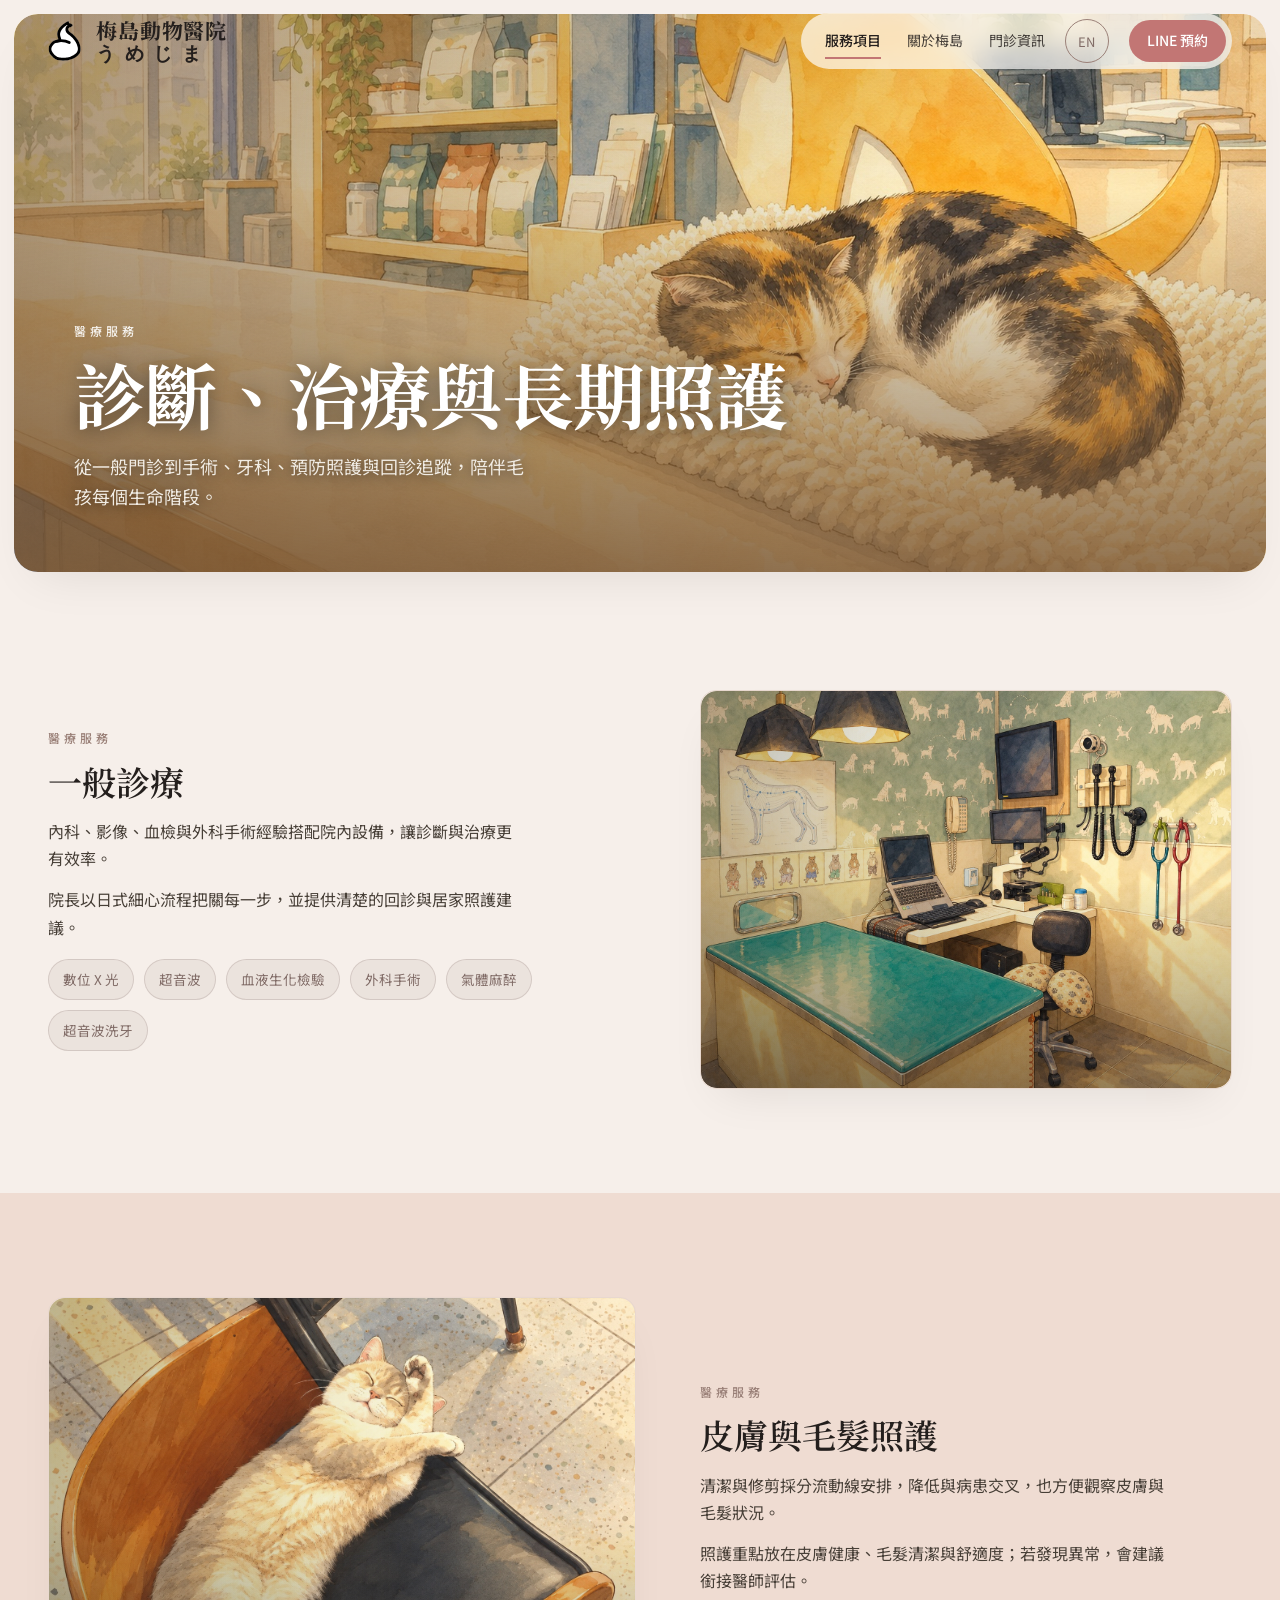
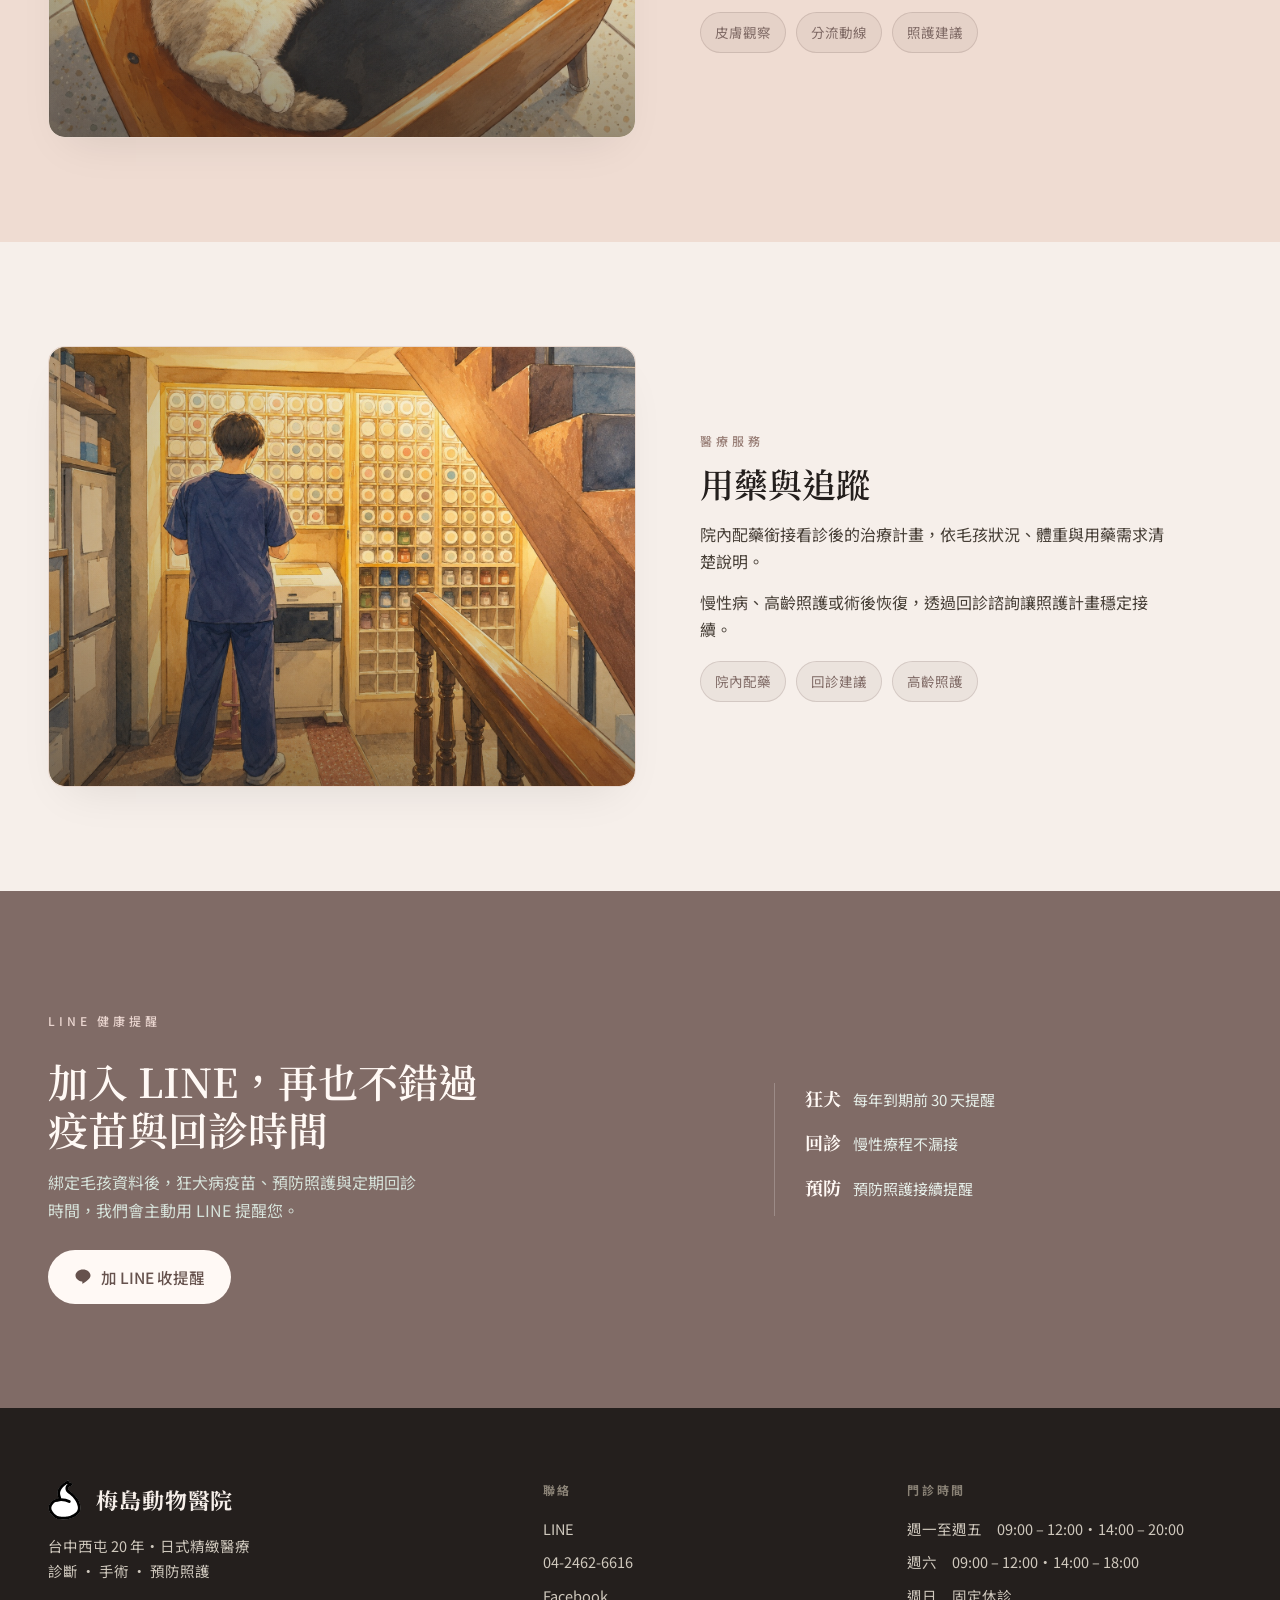
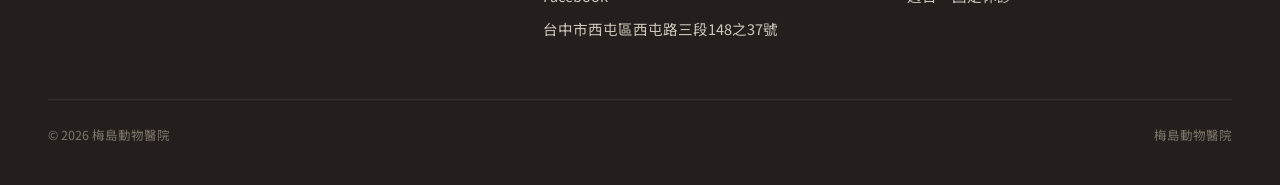
<file: services.html>
<!DOCTYPE html>
<html lang="zh-Hant" data-lang="zh">
<head>
<meta charset="UTF-8" />
<link rel="icon" type="image/svg+xml" href="assets/logo-small.svg?v=3" />
<link rel="icon" type="image/png" sizes="32x32" href="assets/favicon-32.png?v=3" />
<link rel="icon" type="image/png" sizes="192x192" href="assets/icon-192.png?v=3" />
<link rel="apple-touch-icon" href="apple-touch-icon.png?v=3" />
<meta name="viewport" content="width=device-width, initial-scale=1" />
<title>醫療服務｜梅島動物醫院 — 診斷治療・手術・預防照護</title>
<meta name="description" content="梅島動物醫院醫療服務：一般診療、X 光、超音波、血液生化檢驗、外科手術、氣體麻醉、超音波洗牙、用藥與回診追蹤。台中西屯。" />
<meta property="og:title" content="服務項目｜梅島動物醫院" />
<meta property="og:type" content="website" />
<meta property="og:locale" content="zh_TW" />
<link rel="canonical" href="https://umesima.com/services.html" />
<meta property="og:url" content="https://umesima.com/services.html" />
<link rel="preconnect" href="https://fonts.googleapis.com" />
<link rel="preconnect" href="https://fonts.gstatic.com" crossorigin />
<link href="https://fonts.googleapis.com/css2?family=Noto+Sans+TC:wght@300;400;500;700&family=Noto+Serif+TC:wght@400;600;700&display=swap" rel="stylesheet" />
<link rel="stylesheet" href="assets/styles.css?v=41" />
<script src="assets/app.js?v=35" defer></script>
</head>
<body>

<!-- NAV -->
<nav class="nav" id="nav">
  <div class="nav-in">
    <a href="index.html" class="brand"><img class="logo" src="assets/logo-small.svg?v=3" alt="" width="25" height="30" /><span class="brand-t">梅島動物醫院<small class="brand-jp" lang="ja">うめじま</small></span></a>
    <div class="nav-r">
      <div class="nav-links">
        <a href="services.html" class="active" aria-current="page" data-i18n="nav.services">服務項目</a>
        <a href="about.html" data-i18n="nav.about">關於梅島</a>
        <a href="contact.html" data-i18n="nav.visit">門診資訊</a>
      </div>
      <button class="lang" id="langBtn" aria-label="切換語言 / switch language">EN</button>
      <a href="https://lin.ee/q2NhyMW" data-line class="nav-cta" data-i18n="cta.book">LINE 預約</a>
    </div>
  </div>
</nav>

<!-- PAGE HEADER -->
<header class="phead">
  <div class="phead-in phead-photo" style="--mist:120,86,52">
    <div class="bgphoto-img" style="background-image:url('assets/media/svc-header-ghibli.jpg');background-position:72% 62%" aria-hidden="true"></div>
    <div class="phead-ghost" aria-hidden="true">服務</div>
    <p class="kicker" data-i18n="sp.kicker">醫療服務</p>
    <h1 data-i18n="sp.h1">診斷、治療與長期照護</h1>
    <p class="psub" data-i18n="sp.sub">從一般門診到手術、牙科、預防照護與回診追蹤，陪伴毛孩每個生命階段。</p>
  </div>
</header>

<!-- 一般診療 -->
<section class="band" id="med">
  <div class="wrap split">
    <div class="split-txt r">
      <p class="kicker" data-i18n="services.kicker">醫療服務</p>
      <h3 data-i18n="sm.h">一般診療</h3>
      <p data-i18n="sm.p1">內科、影像、血檢與外科手術經驗搭配院內設備，讓診斷與治療更有效率。</p>
      <p data-i18n="sm.p2">院長以日式細心流程把關每一步，並提供清楚的回診與居家照護建議。</p>
      <div class="chips">
        <span class="chip" data-i18n="sm.c1">數位 X 光</span>
        <span class="chip" data-i18n="sm.c2">超音波</span>
        <span class="chip" data-i18n="sm.c3">血液生化檢驗</span>
        <span class="chip" data-i18n="sm.c4">外科手術</span>
        <span class="chip" data-i18n="sm.c5">氣體麻醉</span>
        <span class="chip" data-i18n="sm.c6">超音波洗牙</span>
      </div>
    </div>
    <div class="split-fig fig-photo r"><img src="assets/media/svc-exam-ghibli.jpg" alt="插畫風格：診間與院內設備" loading="lazy" width="1448" height="1086" /></div>
  </div>
</section>

<!-- 皮膚與毛髮照護 -->
<section class="band band-wood" id="groom">
  <div class="wrap split rev">
    <div class="split-txt r">
      <p class="kicker" data-i18n="services.kicker">醫療服務</p>
      <h3 data-i18n="sg.h">皮膚與毛髮照護</h3>
      <p data-i18n="sg.p1">清潔與修剪採分流動線安排，降低與病患交叉，也方便觀察皮膚與毛髮狀況。</p>
      <p data-i18n="sg.p2">照護重點放在皮膚健康、毛髮清潔與舒適度；若發現異常，會建議銜接醫師評估。</p>
      <div class="chips">
        <span class="chip" data-i18n="sg.c1">皮膚觀察</span>
        <span class="chip" data-i18n="sg.c2">分流動線</span>
        <span class="chip" data-i18n="sg.c3">照護建議</span>
      </div>
    </div>
    <div class="split-fig fig-photo r"><img src="assets/media/svc-cat-relax-ghibli.jpg" alt="插畫風格：放鬆的貓" loading="lazy" width="1448" height="1086" /></div>
  </div>
</section>

<!-- 用藥與追蹤 -->
<section class="band" id="pharmacy">
  <div class="wrap split rev">
    <div class="split-txt r">
      <p class="kicker" data-i18n="services.kicker">醫療服務</p>
      <h3 data-i18n="sd.h">用藥與追蹤</h3>
      <p data-i18n="sd.p1">院內配藥銜接看診後的治療計畫，依毛孩狀況、體重與用藥需求清楚說明。</p>
      <p data-i18n="sd.p2">慢性病、高齡照護或術後恢復，透過回診諮詢讓照護計畫穩定接續。</p>
      <div class="chips">
        <span class="chip" data-i18n="sd.c1">院內配藥</span>
        <span class="chip" data-i18n="sd.c2">回診建議</span>
        <span class="chip" data-i18n="sd.c3">高齡照護</span>
      </div>
    </div>
    <div class="split-fig fig-photo r"><img src="assets/media/svc-dispensary-ghibli.jpg" alt="插畫風格：院內中西藥房" loading="lazy" width="1448" height="1086" /></div>
  </div>
</section>

<!-- VACCINE LINE CTA -->
<section class="band band-sage">
  <div class="wrap vacc r">
    <div>
      <p class="kicker" data-i18n="vacc.kicker">LINE 健康提醒</p>
      <h2 data-i18n="vacc.h2">加入 LINE，再也不錯過<br>疫苗與回診時間</h2>
      <p data-i18n="vacc.p">綁定毛孩資料後，狂犬病疫苗、預防照護與定期回診時間，我們會主動用 LINE 提醒您。</p>
      <a href="https://lin.ee/q2NhyMW" data-line class="btn btn-line-lite"><svg viewBox="0 0 24 24"><path d="M12 2C6.5 2 2 5.6 2 10c0 3.9 3.5 7.2 8.3 7.9.3.07.7.2.8.5.1.3.07.7.04 1l-.13.8c-.04.24-.18.93.82.5s5.3-3.1 7.2-5.3C20.5 13.9 22 12.1 22 10c0-4.4-4.5-8-10-8z"/></svg><span data-i18n="vacc.cta">加 LINE 收提醒</span></a>
    </div>
    <ul class="vacc-aside">
      <li><b data-i18n="vacc.b1">狂犬</b><span data-i18n="vacc.l1">每年到期前 30 天提醒</span></li>
      <li><b data-i18n="vacc.b2">回診</b><span data-i18n="vacc.l2">慢性療程不漏接</span></li>
      <li><b data-i18n="vacc.b3">預防</b><span data-i18n="vacc.l3">預防照護接續提醒</span></li>
    </ul>
  </div>
</section>

<!-- FOOTER -->
<footer>
  <div class="wrap">
    <div class="foot-grid">
      <div>
        <div class="brand" style="font-family:var(--serif);font-weight:700;font-size:22px"><img class="logo" src="assets/logo-small.svg?v=3" alt="" width="25" height="30" />梅島動物醫院</div>
        <p data-i18n="foot.tag">台中西屯 20 年・日式精緻醫療<br>診斷 · 手術 · 預防照護</p>
      </div>
      <div>
        <h4 data-i18n="foot.contact">聯絡</h4>
        <a href="https://lin.ee/q2NhyMW" data-line>LINE</a>
        <a href="tel:+886424626616">04-2462-6616</a>
        <a href="https://www.facebook.com/profile.php?id=100063917255991" target="_blank" rel="noopener">Facebook</a>
        <p>台中市西屯區西屯路三段148之37號</p>
      </div>
      <div>
        <h4 data-i18n="foot.hours">門診時間</h4>
        <p data-i18n="foot.hr1">週一至週五　09:00 – 12:00・14:00 – 20:00</p>
        <p data-i18n="foot.hrsat">週六　09:00 – 12:00・14:00 – 18:00</p>
        <p data-i18n="foot.hr2">週日　固定休診</p>
      </div>
    </div>
    <div class="foot-bot">
      <span>© 2026 梅島動物醫院</span>
      <span data-i18n="foot.note">梅島動物醫院</span>
    </div>
  </div>
</footer>

<!-- STICKY MOBILE BAR -->
<div class="mbar">
  <a href="https://lin.ee/q2NhyMW" data-line><svg viewBox="0 0 24 24"><path d="M12 2C6.5 2 2 5.6 2 10c0 3.9 3.5 7.2 8.3 7.9.3.07.7.2.8.5.1.3.07.7.04 1l-.13.8c-.04.24-.18.93.82.5s5.3-3.1 7.2-5.3C20.5 13.9 22 12.1 22 10c0-4.4-4.5-8-10-8z"/></svg><span data-i18n="cta.book">LINE 預約</span></a>
  <a href="tel:+886424626616"><svg viewBox="0 0 24 24"><path d="M6.6 10.8c1.4 2.8 3.8 5.1 6.6 6.6l2.2-2.2c.3-.3.7-.4 1-.2 1.1.4 2.3.6 3.6.6.6 0 1 .4 1 1V20c0 .6-.4 1-1 1C10.6 21 3 13.4 3 4c0-.6.4-1 1-1h3.5c.6 0 1 .4 1 1 0 1.2.2 2.4.6 3.6.1.4 0 .8-.2 1l-2.3 2.2z"/></svg><span data-i18n="cta.call">撥打電話</span></a>
</div>

</body>
</html>
</file>
<file: assets/styles.css>
:root{
  /* neutrals */
  --paper:#F6EFEA; --porcelain:#FFF9F5; --wood:#EFDCD2; --wood-deep:#E4C6B8;
  --ink:#241F1D; --stone:#877B75; --line:#E8D8CF;
  /* main colors */
  --sage:#806B66; --sage-deep:#66524D; --sage-dim:#9A8078;
  --clay:#C27674; --clay-deep:#A85F5D;
  /* type */
  --serif:"Noto Serif TC",Georgia,"Times New Roman",serif;
  --sans:"Noto Sans TC",system-ui,-apple-system,"Helvetica Neue",sans-serif;
  --maxw:1240px; --ease:cubic-bezier(.22,.61,.36,1);
}
*{box-sizing:border-box;margin:0;padding:0}
html{scroll-behavior:smooth}
body{font-family:var(--sans);background:var(--paper);color:var(--ink);
  font-weight:400;line-height:1.7;-webkit-font-smoothing:antialiased;overflow-x:hidden}
img{max-width:100%;display:block}
a{color:inherit;text-decoration:none}
.wrap{max-width:var(--maxw);margin:0 auto;padding:0 28px}
.serif{font-family:var(--serif)}
.kicker{font-size:12px;letter-spacing:.32em;text-transform:uppercase;color:var(--sage-dim);font-weight:500}

/* ---------- nav ---------- */
.nav{position:fixed;top:0;left:0;right:0;z-index:50;transition:background .4s var(--ease),box-shadow .4s var(--ease);}
.nav-in{display:flex;align-items:center;justify-content:space-between;height:82px;max-width:var(--maxw);margin:0 auto;padding:0 28px}
.brand{font-family:var(--serif);font-weight:700;font-size:21px;letter-spacing:.04em;color:var(--ink);display:flex;align-items:center;gap:15px}
.nav .brand{min-height:44px}
.brand .logo{height:40px;width:auto;flex:none}
.brand-t{display:flex;flex-direction:column;line-height:1.05}
.brand-jp{font-family:"Hiragino Maru Gothic ProN","Zen Maru Gothic","Yu Gothic",sans-serif;font-size:19px;font-weight:600;letter-spacing:.5em;margin-top:3px}
.nav-r{display:flex;align-items:center;gap:20px}
.nav-links{display:flex;gap:26px;font-size:14px;color:var(--ink)}
.nav-links a{position:relative;padding:4px 0;color:var(--ink);opacity:.85;transition:opacity .2s}
.nav-links a::after{content:"";position:absolute;left:0;bottom:-2px;width:0;height:1.5px;background:var(--clay);transition:width .25s var(--ease)}
.nav-links a:hover{opacity:1}.nav-links a:hover::after{width:100%}
.nav-links a.active{opacity:1;font-weight:500}
.nav-links a.active::after{width:100%}
.lang{font-size:13px;letter-spacing:.05em;color:var(--sage);border:1px solid var(--sage-dim);border-radius:999px;
  min-width:44px;min-height:44px;padding:0 12px;cursor:pointer;background:transparent;font-family:var(--sans);transition:.2s var(--ease)}
.lang:hover{background:var(--sage);color:#fff;border-color:var(--sage)}
.nav-cta{display:inline-flex;align-items:center;gap:7px;background:var(--clay);color:#fff;
  font-size:14px;font-weight:500;padding:9px 18px;border-radius:999px;transition:.2s var(--ease)}
.nav-cta:hover{background:var(--clay-deep)}
.nav.scrolled{background:rgba(246,239,234,.92);backdrop-filter:saturate(140%) blur(10px);box-shadow:0 1px 0 var(--line)}

/* shared button base */
.btn{display:inline-flex;align-items:center;gap:9px;font-weight:500;font-size:15.5px;
  padding:14px 26px;border-radius:999px;transition:.22s var(--ease);cursor:pointer;border:none;font-family:var(--sans)}
.btn svg{width:18px;height:18px;fill:currentColor}

/* ---------- hero (editorial framed) ---------- */
.hero{padding:14px;background:linear-gradient(180deg,#ead8d2 0%,var(--paper) 42%)}
.frameH{position:relative;border-radius:24px;overflow:hidden;display:flex;align-items:center;
  min-height:clamp(580px,92svh,980px);box-shadow:0 44px 100px -54px rgba(60,50,40,.65)}
/* blurred fill of the same image -> full image-derived background, no empty column */
.hero-blur{position:absolute;inset:0;z-index:0;background:url('media/clinic-interior.png?r=1') center/cover no-repeat;
  filter:blur(36px) saturate(118%) brightness(.96);transform:scale(1.18)}
/* sharp whole image, contained on the right (radial = fallback if image missing) */
.hero-bg{position:absolute;inset:0;z-index:0;background:
  radial-gradient(120% 100% at 28% 34%, #f6ded7 0%, #edc9c0 34%, #ddada1 58%, #b88b80 80%, #7a625d 100%)}
.hero-bg.hero-photo{background:url('media/clinic-interior.png?r=1') right center/contain no-repeat;
  transform:scale(1.03);animation:heroZoom 18s var(--ease) forwards}
@keyframes heroZoom{to{transform:scale(1)}}
/* warm readability mist: sage->cocoa->blush diagonal (strong bottom-left under text, clears over the cat) */
.hero-mist{position:absolute;inset:0;z-index:1;pointer-events:none;background:
  linear-gradient(105deg, rgba(102,82,77,.74) 0%, rgba(132,93,88,.42) 34%, rgba(194,118,116,.12) 56%, rgba(194,118,116,0) 74%),
  linear-gradient(0deg, rgba(36,31,29,.50) 0%, rgba(36,31,29,.06) 30%, rgba(36,31,29,0) 55%)}
.hero-body{position:relative;z-index:3;max-width:var(--maxw);margin:0 auto;width:100%;padding:0 clamp(22px,4vw,56px)}
.hero-col{max-width:600px}
.hero-eyebrow{display:inline-flex;align-items:center;gap:10px;color:#fff;opacity:.95;margin-bottom:20px;text-shadow:0 1px 10px rgba(0,0,0,.5)}
.hero-eyebrow .rule{width:34px;height:1px;background:rgba(255,255,255,.7)}
.hero-display{font-family:var(--serif);font-weight:700;color:#fff;line-height:1.02;letter-spacing:.02em;
  font-size:clamp(60px,10vw,150px);text-shadow:0 4px 40px rgba(0,0,0,.32);white-space:nowrap}
.hero-sub{color:#f4ece4;font-size:clamp(15px,1.6vw,19px);line-height:1.8;max-width:40ch;margin:24px 0 0;
  text-shadow:0 1px 14px rgba(0,0,0,.5)}
.hero-col .cta-row{margin-top:30px}
.trust{display:flex;gap:clamp(18px,4vw,46px);margin-top:clamp(30px,5vh,56px);flex-wrap:wrap}
.trust .t{color:#fff;text-shadow:0 1px 12px rgba(0,0,0,.5)}
.trust .t b{font-family:var(--serif);font-weight:700;font-size:clamp(22px,2.4vw,32px);display:block;line-height:1.1}
.trust .t span{font-size:12.5px;letter-spacing:.04em;opacity:.9}
.trust .div{width:1px;align-self:stretch;background:rgba(255,255,255,.28)}
.scrollcue{position:absolute;left:50%;bottom:24px;transform:translateX(-50%);z-index:3;display:flex;flex-direction:column;align-items:center;gap:8px;color:#fff;opacity:.85;pointer-events:none}
.scrollcue .lbl{font-size:10px;letter-spacing:.3em;text-transform:uppercase;writing-mode:vertical-rl;text-shadow:0 1px 8px rgba(0,0,0,.5)}
.scrollcue .ln{width:1px;height:32px;background:linear-gradient(#fff,transparent);animation:heroCue 1.8s var(--ease) infinite}
@keyframes heroCue{0%{transform:scaleY(.3);transform-origin:top}50%{transform:scaleY(1);transform-origin:top}50.1%{transform-origin:bottom}100%{transform:scaleY(.3);transform-origin:bottom}}
@media(max-width:760px){.hero-col{max-width:none}.scrollcue{display:none}}
@media(prefers-reduced-motion:reduce){.hero-bg.hero-photo,.glass .gs{animation:none;transform:none}.scrollcue .ln{animation:none}}
.cta-row{display:flex;gap:14px;flex-wrap:wrap;align-items:center}
.cta-round{display:inline-flex;align-items:center;gap:12px;background:var(--clay);color:#fff;
  border-radius:999px;padding:7px 7px 7px 22px;font-weight:500;font-size:15px;transition:.22s var(--ease)}
.cta-round .ar{width:38px;height:38px;border-radius:50%;background:#fff;color:var(--clay);
  display:grid;place-items:center;transition:transform .25s var(--ease)}
.cta-round .ar svg{width:16px;height:16px}
.cta-round:hover{background:var(--clay-deep)}.cta-round:hover .ar{transform:rotate(-45deg)}
.cta-round.lg{font-size:16.5px;padding:9px 9px 9px 26px}
.cta-round.lg .ar{width:42px;height:42px}
.cta-ghost{display:inline-flex;align-items:center;gap:8px;color:#fff;font-size:15px;
  border:1.5px solid rgba(255,255,255,.6);border-radius:999px;padding:12px 22px;transition:.2s var(--ease)}
.cta-ghost:hover{background:#fff;color:var(--ink);border-color:#fff}
.cta-ghost svg{width:17px;height:17px;fill:currentColor}
/* glass social-proof card */
.glass{position:absolute;right:clamp(16px,3vw,40px);bottom:clamp(16px,3vw,40px);z-index:4;
  width:min(300px,76vw);background:rgba(250,248,244,.15);border:1px solid rgba(255,255,255,.34);
  backdrop-filter:blur(14px) saturate(140%);-webkit-backdrop-filter:blur(14px) saturate(140%);
  border-radius:18px;padding:20px 22px 22px;box-shadow:0 22px 54px -26px rgba(0,0,0,.55);touch-action:pan-y;cursor:pointer}
.glass .gs{display:flex;align-items:center;color:#fff;font-size:20px;font-weight:500;line-height:1.5;min-height:4.5em;text-shadow:0 1px 10px rgba(0,0,0,.35);animation:gsIn .5s var(--ease)}
@keyframes gsIn{from{opacity:0;transform:translateX(10px)}to{opacity:1;transform:none}}
.glass .gs[hidden]{display:none}
/* nav over photo — HOME hero only (pre-scroll = light) */
body.home .nav:not(.scrolled):not(.menu-open) .brand,body.home .nav:not(.scrolled):not(.menu-open) .nav-links a{color:#fff}
body.home .nav:not(.scrolled):not(.menu-open) .lang{color:#fff;border-color:rgba(255,255,255,.6)}
body.home .nav:not(.scrolled):not(.menu-open) .lang:hover{background:#fff;color:var(--sage);border-color:#fff}

/* ---------- page header (sub-pages) ---------- */
.phead{padding:14px}
.phead-in{position:relative;border-radius:24px;overflow:hidden;min-height:clamp(440px,62svh,620px);
  display:flex;flex-direction:column;justify-content:flex-end;padding:clamp(30px,5vw,60px);
  background:linear-gradient(135deg,var(--wood) 0%,var(--wood-deep) 68%,#cdbfa6 100%)}
.phead-in .kicker{margin-bottom:14px}
.phead-in h1{font-family:var(--serif);font-weight:700;color:var(--ink);
  font-size:clamp(38px,6vw,72px);line-height:1.08;letter-spacing:-.01em;position:relative;z-index:2}
.phead-in .psub{color:#4d453c;font-size:clamp(15px,1.6vw,18px);max-width:46ch;margin-top:18px;position:relative;z-index:2}
.phead-ghost{display:none}

/* ---------- section base ---------- */
section{position:relative}
.band{padding:104px 0}
.band-wood{background:var(--wood)}
.band-porc{background:var(--porcelain)}
.band-sage{background:var(--sage);color:var(--porcelain)}
.sec-head{max-width:60ch;margin-bottom:46px}
.sec-head h2{font-family:var(--serif);font-weight:600;font-size:clamp(28px,3.6vw,44px);line-height:1.18;margin:14px 0 0;letter-spacing:-.01em}
.band-sage .kicker{color:#ead6d0}.band-sage .sec-head h2{color:var(--porcelain)}

/* reveal-on-scroll */
.r{transition:opacity .7s var(--ease),transform .7s var(--ease)}
html.reveal .r{opacity:0;transform:translateY(26px)}
html.reveal .r.in{opacity:1;transform:none}

/* services cards */
.svc{display:grid;grid-template-columns:repeat(auto-fit,minmax(250px,1fr));gap:22px}
.card{background:var(--porcelain);border:1px solid var(--line);border-radius:16px;padding:30px 28px;
  transition:transform .3s var(--ease),box-shadow .3s var(--ease)}
.card:hover{transform:translateY(-6px);box-shadow:0 28px 50px -30px rgba(60,50,40,.4)}
.card .ix{font-family:var(--serif);font-size:15px;color:var(--clay);letter-spacing:.1em}
.card h3{font-family:var(--serif);font-weight:600;font-size:24px;margin:14px 0 10px}
.card p{font-size:15px;color:#4d453c}
.card .tag{font-size:12.5px;color:var(--sage);margin-top:16px;letter-spacing:.02em}

/* split column (text + side) */
.split{display:grid;grid-template-columns:1.05fr .95fr;gap:clamp(32px,5vw,64px);align-items:center}
.split.rev .split-txt{order:2}
.split-txt h3{font-family:var(--serif);font-weight:600;font-size:clamp(24px,3vw,34px);margin-bottom:16px;line-height:1.22}
.band-sage .split-txt h3{color:var(--porcelain)}
.split-txt p{font-size:16px;color:#473f37;max-width:52ch;margin-bottom:14px}
.band-sage .split-txt p{color:#eadbd3}
.split-fig{aspect-ratio:4/3;border-radius:16px;border:1px solid var(--line);background:
  linear-gradient(135deg,var(--wood) 0%,var(--wood-deep) 65%,var(--sage-dim) 130%);
  display:flex;align-items:flex-end;padding:16px}
.split-fig span{font-size:11px;letter-spacing:.18em;text-transform:uppercase;color:rgba(34,31,26,.5)}
.split-fig.fig-photo{display:block;padding:0;background:none;overflow:hidden;position:relative}
.split-fig.fig-photo img{position:absolute;inset:0;width:100%;height:100%;object-fit:cover;object-position:50% 46%;display:block;border-radius:inherit}
.split-fig.fig-photo::after{content:"";position:absolute;inset:0;z-index:1;pointer-events:none;border-radius:inherit;
  background:
    linear-gradient(180deg,rgba(28,24,20,0) 0%,rgba(28,24,20,0) 48%,rgba(28,24,20,.22) 76%,rgba(28,24,20,.46) 100%),
    linear-gradient(90deg,rgba(28,24,20,.28) 0%,rgba(28,24,20,.06) 44%,rgba(28,24,20,0) 72%)}
.chips{display:flex;flex-wrap:wrap;gap:10px;margin-top:18px}
.chip{font-size:13.5px;color:var(--sage);background:rgba(128,107,102,.09);border:1px solid rgba(128,107,102,.22);
  border-radius:999px;padding:8px 14px}
.band-sage .chip{color:#eaf1ec;background:rgba(255,255,255,.1);border-color:rgba(255,255,255,.26)}

/* philosophy 3-up */
.phil{display:grid;grid-template-columns:repeat(3,1fr);gap:24px}
.phil .num{font-family:var(--serif);font-size:42px;color:var(--clay);line-height:1}
.phil h4{font-family:var(--serif);font-weight:600;font-size:21px;margin:10px 0 8px}
.phil p{font-size:14.5px;color:#4d453c}

/* note box */
.note{background:var(--porcelain);border:1px solid var(--line);border-left:3px solid var(--clay);
  border-radius:12px;padding:22px 24px;font-size:15px;color:#473f37;max-width:62ch;line-height:1.75}
.note b{color:var(--ink)}

/* big LINE booking block */
.bookblock{text-align:center;max-width:640px;margin:0 auto}
.bookblock h2{font-family:var(--serif);font-weight:600;color:var(--porcelain);font-size:clamp(28px,4vw,46px);line-height:1.2;margin-bottom:18px}
.bookblock p{color:#eadbd3;margin-bottom:30px;max-width:46ch;margin-left:auto;margin-right:auto}
.bookblock .cta-row{justify-content:center}

/* 日式 story */
.story{padding:128px 0;background:var(--porcelain);overflow:hidden}
.story-ghost{display:none}
.story-in{position:relative;z-index:2;max-width:760px;margin:0 auto;text-align:center}
.story h2{font-family:var(--serif);font-weight:700;font-size:clamp(30px,4.6vw,56px);line-height:1.22;margin:20px 0}
.story p{font-size:clamp(16px,1.7vw,19px);color:#473f37;max-width:48ch;margin:0 auto 18px}
.story .em{color:var(--clay);font-weight:600}
.story-line{width:1px;height:0;background:var(--clay);margin:34px auto 0;transition:height 1s var(--ease)}
.story.in .story-line{height:64px}

/* vaccine LINE CTA */
.vacc{display:grid;grid-template-columns:1.2fr .8fr;gap:40px;align-items:center}
.vacc h2{font-family:var(--serif);font-weight:600;font-size:clamp(26px,3.4vw,40px);line-height:1.2;color:var(--porcelain)}
.vacc p{color:#d6e2da;margin:16px 0 26px;max-width:42ch}
.btn-line-lite{background:var(--porcelain);color:var(--sage-deep)}
.btn-line-lite:hover{background:#fff;transform:translateY(-2px)}
.vacc-aside{border-left:1px solid rgba(255,255,255,.22);padding-left:30px}
.vacc-aside li{list-style:none;display:flex;gap:12px;align-items:baseline;margin-bottom:14px;color:#e6efe9;font-size:15px}
.vacc-aside li b{font-family:var(--serif);color:var(--porcelain);font-size:18px}

/* hours/location */
.visit{display:grid;grid-template-columns:1fr 1fr;gap:48px;align-items:start}
.info-row{display:flex;justify-content:space-between;gap:18px;padding:16px 0;border-bottom:1px solid var(--line);font-size:15.5px}
.info-row .k{color:var(--stone);white-space:nowrap}.info-row .v{font-weight:500;text-align:right}
.info-row .closed{color:var(--clay)}
.info-row .v a,.visit p a{display:inline-flex;align-items:center;min-height:44px}
.map-ph{aspect-ratio:1/1;border-radius:16px;border:1px solid var(--line);background:
  repeating-linear-gradient(45deg,var(--wood),var(--wood) 14px,var(--wood-deep) 14px,var(--wood-deep) 28px);
  display:flex;align-items:center;justify-content:center;text-align:center;color:#6b6256;position:relative}
.map-ph a{background:var(--ink);color:var(--paper);padding:12px 22px;border-radius:999px;font-size:14px;font-weight:500}
.map-embed{aspect-ratio:1/1;border-radius:16px;overflow:hidden;border:1px solid var(--line);background:var(--wood)}
.map-embed iframe{width:100%;height:100%;border:0;display:block}

/* footer */
footer{background:var(--ink);color:#cfc8bd;padding:72px 0 40px}
.foot-grid{display:grid;grid-template-columns:1.4fr 1fr 1fr;gap:40px;margin-bottom:48px}
footer .brand{color:var(--paper);margin-bottom:14px}
footer h4{font-size:12px;letter-spacing:.22em;text-transform:uppercase;color:#8a8276;margin-bottom:16px}
footer a,footer p{font-size:14.5px;color:#cfc8bd;margin-bottom:9px;transition:color .2s;display:block}
footer a:hover{color:var(--clay)}
.foot-bot{border-top:1px solid #3a3530;padding-top:24px;display:flex;justify-content:space-between;font-size:12.5px;color:#7d766b;flex-wrap:wrap;gap:8px}

/* sticky mobile bar */
.mbar{position:fixed;left:50%;right:auto;bottom:calc(12px + env(safe-area-inset-bottom));z-index:60;display:none;gap:0;
  width:min(360px,calc(100% - 28px));overflow:hidden;transform:translate(-50%,14px);
  background:var(--porcelain);border:1px solid rgba(232,216,207,.9);border-radius:999px;
  box-shadow:0 18px 42px -24px rgba(0,0,0,.5);opacity:0;pointer-events:none;
  transition:opacity .25s var(--ease),transform .25s var(--ease)}
.mbar.show{opacity:1;pointer-events:auto;transform:translateX(-50%)}
.mbar a{flex:1;text-align:center;padding:12px 0;font-size:14.5px;font-weight:500;display:flex;align-items:center;justify-content:center;gap:7px;min-height:50px}
.mbar a:first-child{color:#fff;background:var(--sage)}
.mbar a:last-child{color:var(--ink)}
.mbar svg{width:17px;height:17px;fill:currentColor}

/* responsive */
@media(max-width:880px){
  .nav-links{display:none}
  .vacc,.visit,.foot-grid,.svc,.split,.phil{grid-template-columns:1fr}
  .split.rev .split-txt{order:0}
  .vacc-aside{border-left:none;border-top:1px solid rgba(255,255,255,.22);padding-left:0;padding-top:24px}
  .band{padding:72px 0}
  .mbar{display:flex}
  body{padding-bottom:calc(78px + env(safe-area-inset-bottom))}
  .nav-cta{display:none}
  html.reveal .r,html.reveal .story{opacity:1;transform:none}
  footer a{min-height:44px;display:flex;align-items:center;margin-bottom:0}
  .phil{gap:22px}
  .phil>div{display:grid;grid-template-columns:48px minmax(0,1fr);column-gap:14px;align-items:start}
  .phil .num{width:44px;height:44px;border-radius:50%;background:rgba(194,118,116,.12);
    display:flex;align-items:center;justify-content:center;font-size:26px}
  .phil h4{margin:1px 0 5px}
  .phil p{grid-column:2;font-size:15px}
}
@media(max-width:760px){
  /* stack hero vertically: text block, then glass card in normal flow (no overlap with .trust) */
  .frameH{min-height:88svh;flex-direction:column;justify-content:center;align-items:stretch}
  .hero-display{font-size:clamp(50px,15vw,92px)}
  .hero-body{padding-top:clamp(92px,16vh,132px);padding-bottom:4px}
  .trust{margin-top:clamp(22px,4vh,40px)}
  .glass{position:static;width:auto;align-self:stretch;margin:clamp(20px,4vh,30px) 14px clamp(16px,3vh,24px)}
  .glass .gs{min-height:3.4em}
}
@media(prefers-reduced-motion:reduce){
  *{transition:none!important;animation:none!important}
  html{scroll-behavior:auto}
  .r{opacity:1;transform:none}
}

/* ---------- mobile menu (injected by app.js) ---------- */
.nav-toggle{display:none;width:44px;height:44px;border:none;background:transparent;cursor:pointer;
  align-items:center;justify-content:center;padding:0;color:var(--ink);margin-left:2px}
.nav-toggle span{position:relative;display:block;width:22px;height:2px;background:currentColor;transition:background .15s}
.nav-toggle span::before,.nav-toggle span::after{content:"";position:absolute;left:0;width:22px;height:2px;
  background:currentColor;transition:transform .25s var(--ease),top .25s var(--ease)}
.nav-toggle span::before{top:-7px}.nav-toggle span::after{top:7px}
.nav-toggle.open span{background:transparent}
.nav-toggle.open span::before{top:0;transform:rotate(45deg)}
.nav-toggle.open span::after{top:0;transform:rotate(-45deg)}
body.home .nav:not(.scrolled):not(.menu-open) .nav-toggle{color:#fff}
.nav.menu-open .brand,.nav.menu-open .nav-toggle{color:var(--ink)}
.nav.menu-open .lang{color:var(--sage);border-color:var(--sage-dim)}

.m-menu{position:fixed;inset:0;z-index:40;background:var(--paper);padding:96px 28px 36px;
  display:flex;flex-direction:column;transform:translateY(-12px);opacity:0;visibility:hidden;
  transition:opacity .3s var(--ease),transform .3s var(--ease),visibility .3s}
.m-menu.open{opacity:1;transform:none;visibility:visible}
.m-menu a{font-family:var(--serif);font-size:clamp(26px,7vw,34px);font-weight:600;color:var(--ink);
  padding:20px 0;border-bottom:1px solid var(--line);display:flex;justify-content:space-between;align-items:center}
.m-menu a .ar{color:var(--clay);font-size:.7em}
.m-menu .m-line{margin-top:auto;display:flex;gap:12px;padding-top:28px}
.m-menu .m-line a{flex:1;justify-content:center;border:none;border-bottom:none;font-family:var(--sans);
  font-size:16px;font-weight:500;padding:16px;border-radius:999px;color:#fff;background:var(--sage)}
.m-menu .m-line a.call{background:transparent;color:var(--ink);border:1.5px solid var(--ink)}
@media(max-width:880px){.nav-toggle{display:flex}}
@media(min-width:881px){.m-menu,.nav-toggle{display:none}}
@media(prefers-reduced-motion:reduce){.m-menu{transition:visibility .3s}}

/* ---------- ghibli pets — simple two-card band ---------- */
.petpair{background:var(--wood)}
.petpair .sec-head{margin-bottom:clamp(28px,4vw,46px)}
.petpair .sec-head h2{font-family:var(--serif);font-weight:600;margin-top:12px;
  font-size:clamp(24px,3vw,38px);line-height:1.2}
.petpair-sub{margin-top:14px;color:var(--stone);font-size:clamp(14px,1.4vw,16px);
  max-width:40ch;margin-left:auto;margin-right:auto}
.pet-cards{display:grid;grid-template-columns:1fr 1fr;gap:clamp(16px,3vw,30px);
  max-width:740px;margin:0 auto}
.pet-card{border-radius:18px;overflow:hidden;background:#fff;border:6px solid #fff;
  box-shadow:0 26px 54px -32px rgba(60,50,40,.5);aspect-ratio:3/4}
.pet-card img{width:100%;height:100%;object-fit:cover;transition:transform .5s var(--ease)}
.pet-card:hover img{transform:scale(1.04)}
@media(max-width:560px){.pet-cards{gap:14px}}
@media(prefers-reduced-motion:reduce){.pet-card img{transition:none}}

/* ---------- vaccine band — composite as background (faces centered, kept visible) ---------- */
.vacc-bg{position:relative;overflow:hidden}
.vacc-bg-img{position:absolute;inset:0;z-index:0;
  background:url('media/pets-play.png') center center/cover no-repeat}
/* tint: strong left for heading, clears through the center where cat+dog faces sit,
   lifts again far-right behind the reminders (which fall over the dark shiba) */
.vacc-bg::after{content:"";position:absolute;inset:0;z-index:1;pointer-events:none;
  background:linear-gradient(90deg,
    rgba(102,82,77,.93) 0%,rgba(102,82,77,.82) 26%,rgba(143,105,96,.30) 46%,
    rgba(143,105,96,.10) 58%,rgba(102,82,77,.34) 80%,rgba(102,82,77,.52) 100%)}
.vacc-bg .wrap{position:relative;z-index:2}

/* page-header photo background (sub-pages) — dark scrim + light text for legibility */
.phead-photo>.bgphoto-img{position:absolute;inset:0;z-index:0;background-size:cover;background-position:center;background-repeat:no-repeat}
.phead-photo::after{content:"";position:absolute;inset:0;z-index:1;pointer-events:none;border-radius:inherit;
  background:
    linear-gradient(180deg,rgba(var(--mist,92,64,46),.12) 0%,rgba(var(--mist,92,64,46),0) 32%,rgba(var(--mist,92,64,46),.42) 66%,rgba(var(--mist,92,64,46),.82) 100%),
    linear-gradient(95deg,rgba(var(--mist,92,64,46),.62) 0%,rgba(var(--mist,92,64,46),.26) 40%,rgba(var(--mist,92,64,46),0) 72%)}
.phead-photo>.phead-ghost,.phead-photo>.kicker,.phead-photo>h1,.phead-photo>.psub{position:relative;z-index:2}
.phead-photo .kicker{color:rgba(255,255,255,.88)}
.phead-photo h1{color:#fff;text-shadow:0 2px 20px rgba(0,0,0,.5)}
.phead-photo .psub{color:#f1ece4;text-shadow:0 1px 14px rgba(0,0,0,.55)}

/* 10% drop shadow on image cards */
.phead-in{box-shadow:0 22px 50px -22px rgba(0,0,0,.10)}
.split-fig.fig-photo{box-shadow:0 20px 44px -20px rgba(0,0,0,.10)}

/* EN hero title is ~2.5x wider than 安心託付: let it wrap and scale down */
html[data-lang="en"] .hero-display{white-space:normal;font-size:clamp(46px,6.2vw,104px);line-height:1}
@media(max-width:760px){html[data-lang="en"] .hero-display{font-size:clamp(38px,11vw,72px)}}

/* home pre-scroll: nav sits over the busy illustration — frosted pill keeps white links legible */
@media(min-width:881px){
  body.home .nav:not(.scrolled):not(.menu-open) .nav-r{background:rgba(34,31,26,.38);
    -webkit-backdrop-filter:blur(12px) saturate(120%);backdrop-filter:blur(12px) saturate(120%);
    border-radius:999px;padding:6px 6px 6px 24px;transition:background .4s var(--ease)}
  body.home .nav:not(.scrolled):not(.menu-open) .nav-links a{opacity:1}
}
/* sub-pages pre-scroll: nav sits over the photo header — light frosted pill keeps ink links + lang chip legible */
@media(min-width:881px){
  body:not(.home) .nav:not(.scrolled):not(.menu-open) .nav-r{background:rgba(251,250,247,.72);
    -webkit-backdrop-filter:blur(12px) saturate(120%);backdrop-filter:blur(12px) saturate(120%);
    border-radius:999px;padding:6px 6px 6px 24px}
}
/* mobile sub-pages pre-scroll: lang chip needs its own backing over the photo header */
@media(max-width:880px){
  body:not(.home) .nav:not(.scrolled):not(.menu-open) .lang{background:rgba(251,250,247,.82);
    -webkit-backdrop-filter:blur(8px);backdrop-filter:blur(8px)}
}
/* .split-txt p / .story p were overriding the kicker scale (16-19px, dark) — keep one kicker style site-wide */
.split-txt p.kicker,.story p.kicker{font-size:12px;color:var(--sage-dim);margin-bottom:12px;max-width:none}
.band-sage .split-txt p.kicker{color:#ead6d0}
/* index 院所環境: text-only band — centered like .story so the right half doesn't read as a missing image */
#scene .split-txt{margin:0 auto;text-align:center}
#scene .split-txt p{margin-left:auto;margin-right:auto}
#scene .chips{justify-content:center}
/* sharp hero image fades into the blurred fill instead of a hard vertical seam */
@media(min-width:881px){
  .hero-bg.hero-photo{left:auto;width:auto;aspect-ratio:896/1200;background-size:cover;
    -webkit-mask-image:linear-gradient(90deg,transparent 0,rgba(0,0,0,.35) 14%,#000 42%);
    mask-image:linear-gradient(90deg,transparent 0,rgba(0,0,0,.35) 14%,#000 42%)}
}
@media(max-width:880px){
  .hero-bg.hero-photo{height:auto;margin:auto 0;aspect-ratio:896/1200;background-size:cover;
    -webkit-mask-image:linear-gradient(180deg,transparent 0,#000 22%,#000 80%,transparent 100%);
    mask-image:linear-gradient(180deg,transparent 0,#000 22%,#000 80%,transparent 100%)}
}

/* clinic schedule (about · 院長的話) */
.sched{margin:46px auto 0;max-width:620px}
.sched-h{font-family:var(--serif);font-weight:700;font-size:clamp(22px,2.4vw,28px);letter-spacing:.2em;margin:0 0 20px}
.sched-t{width:100%;border-collapse:collapse;table-layout:fixed;font-size:clamp(14px,1.5vw,16px);font-weight:300;color:var(--ink);background:#fff}
.sched-t th,.sched-t td{border:1px solid var(--ink);padding:12px 6px;text-align:center;vertical-align:middle;font-weight:300}
.sched-t thead th{font-size:clamp(12px,1.3vw,14px);line-height:1.35;letter-spacing:.04em;background:#fff}
.sched-t thead th:first-child,.sched-t tbody th{width:22%}
.sched-t tbody th{font-weight:400;letter-spacing:.08em}
.sched-t .lai{background:#F7EDE6}
.sched-t td.two{padding:0}
.sched-t td.two div{padding:7px 4px}
.sched-t td.two div+div{border-top:1px solid var(--ink)}
.sched-t small{display:block;font-size:.8em;margin-top:2px}
.sched-t .off{letter-spacing:.4em}
.story .sched-note{font-size:14px;letter-spacing:.12em;margin:12px auto 0;color:var(--ink)}
@media(min-width:881px){
  .story-split{max-width:1180px;display:grid;grid-template-columns:1fr 1fr;gap:clamp(40px,5vw,80px);align-items:center;text-align:left}
  .story-split .story h2,.story-split h2{font-size:clamp(30px,3.4vw,46px)}
  .story-split .story-txt p{margin-left:0}
  .story-split .story-line{display:none}
  .story-split .sched{margin:0;max-width:none}
  .story-split .sched-h{text-align:left}
  .story-split .sched-note{text-align:left;margin-left:0}
}
.sched-d{display:none}
@media(min-width:881px){
  .sched-m{display:none}.sched-d{display:table}
  .sched-d thead th:first-child,.sched-d tbody th{width:15%}
  .sched-d thead th{font-size:clamp(13px,1.2vw,15px);font-weight:400;padding:12px 2px}
  .sched-d tbody th{font-size:clamp(12px,1.1vw,14px);font-weight:300;line-height:1.35;letter-spacing:.02em}
  .sched-d td{padding:16px 2px;font-size:clamp(13px,1.15vw,15px)}
  .sched-d td.two div{padding:9px 2px}
  .sched-d .off.v{letter-spacing:.3em;writing-mode:vertical-rl}
}
</file>
